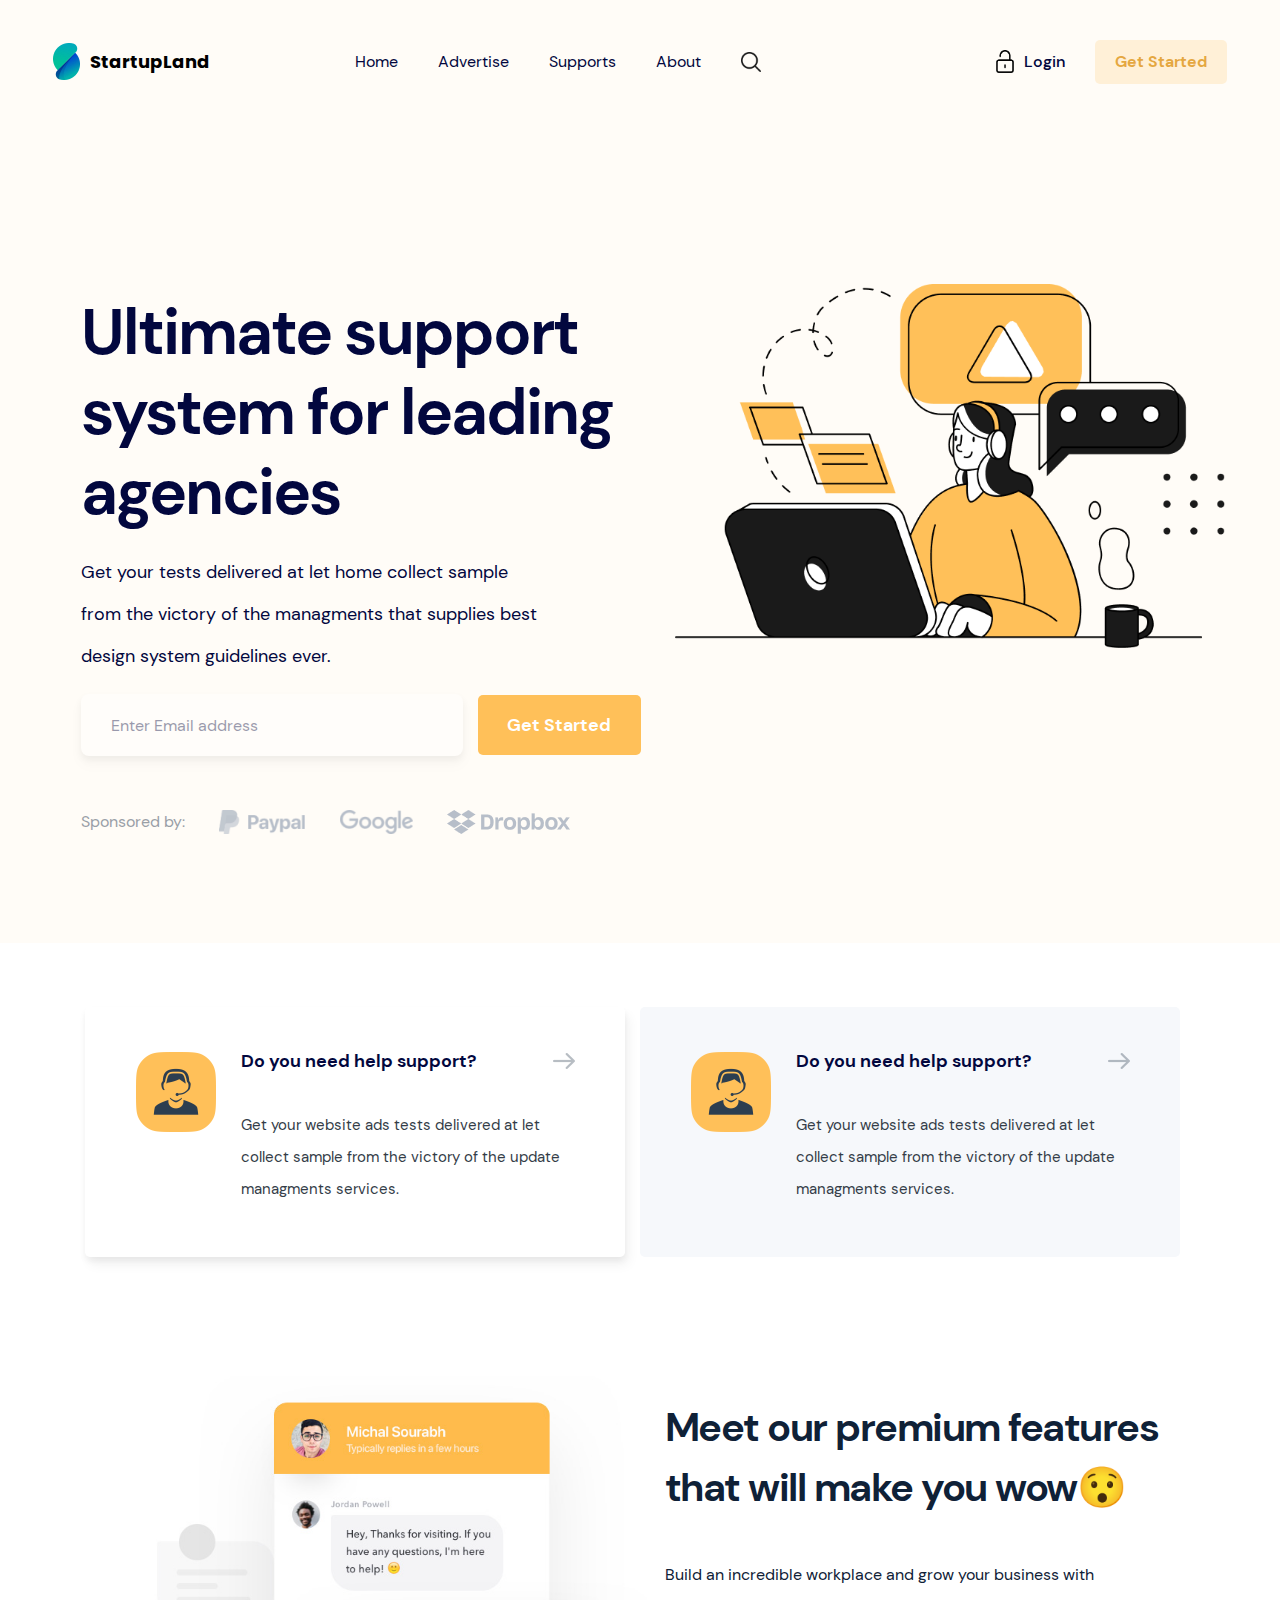
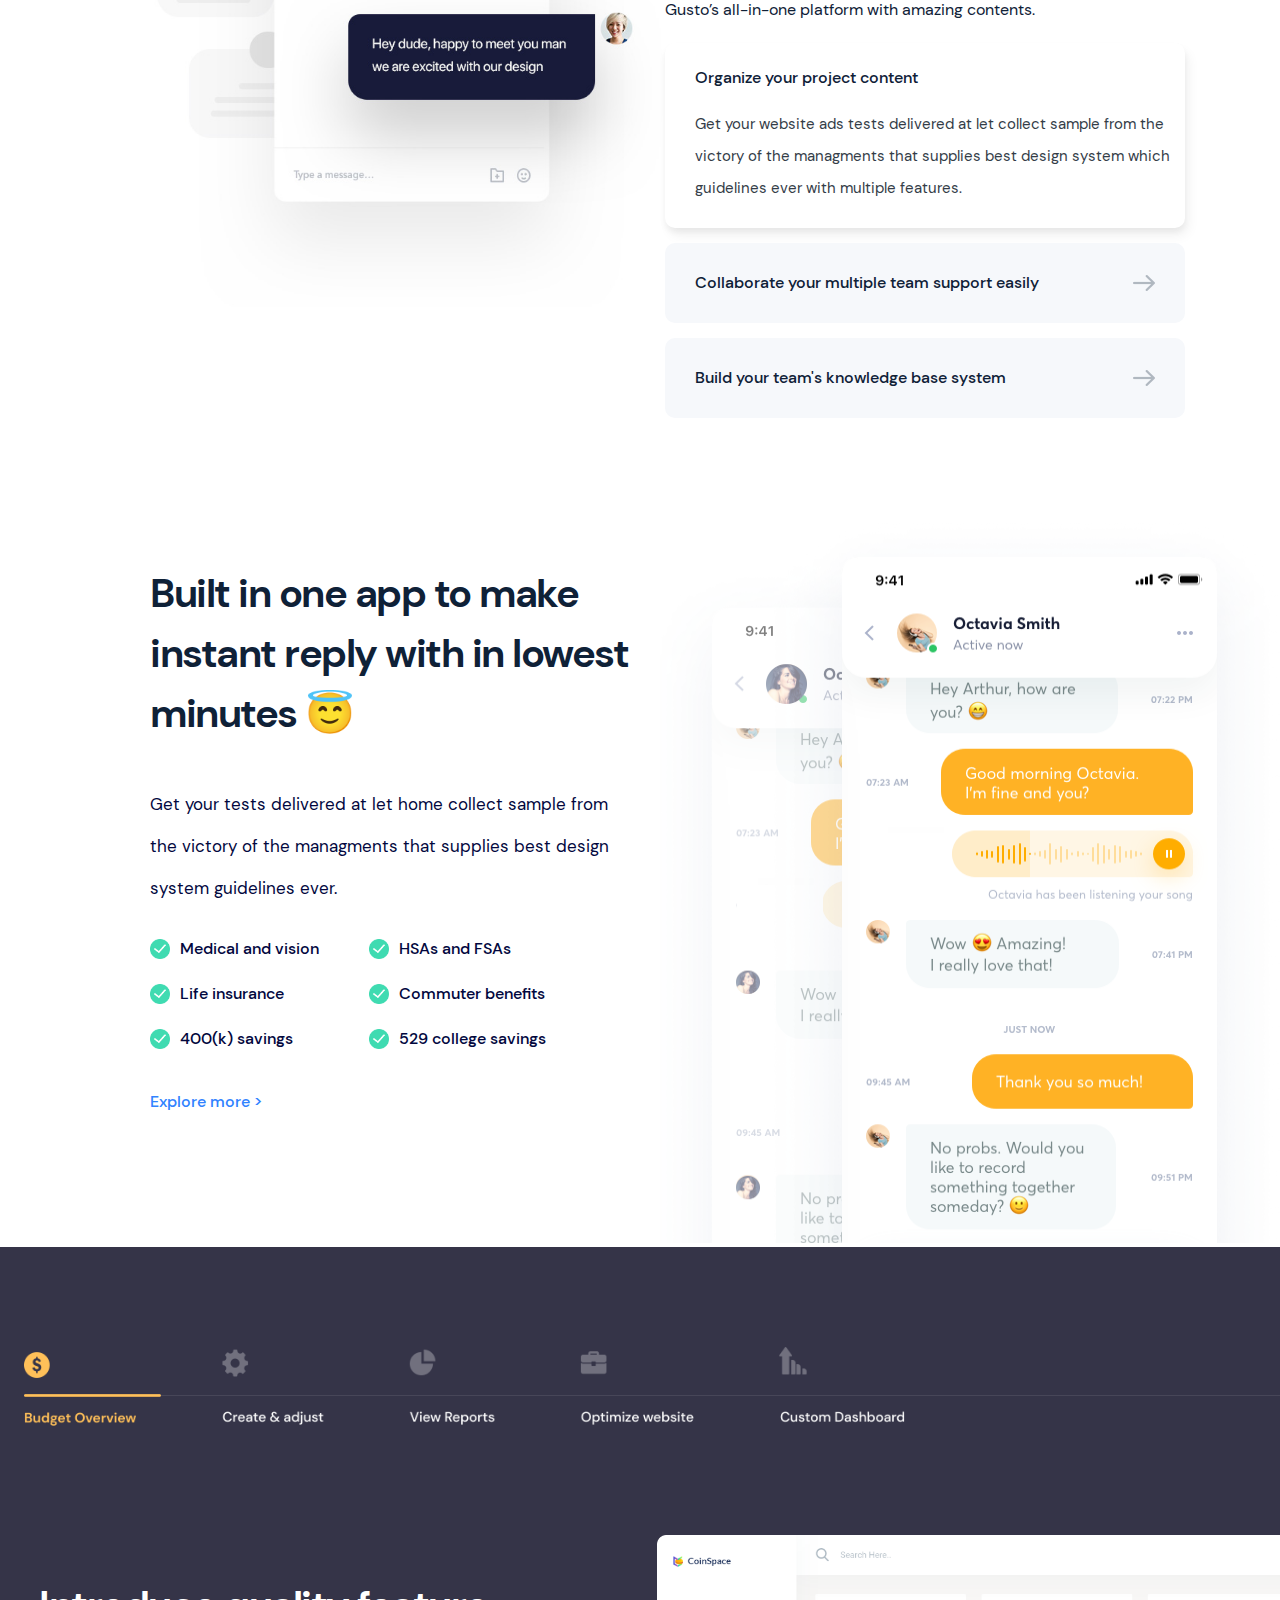
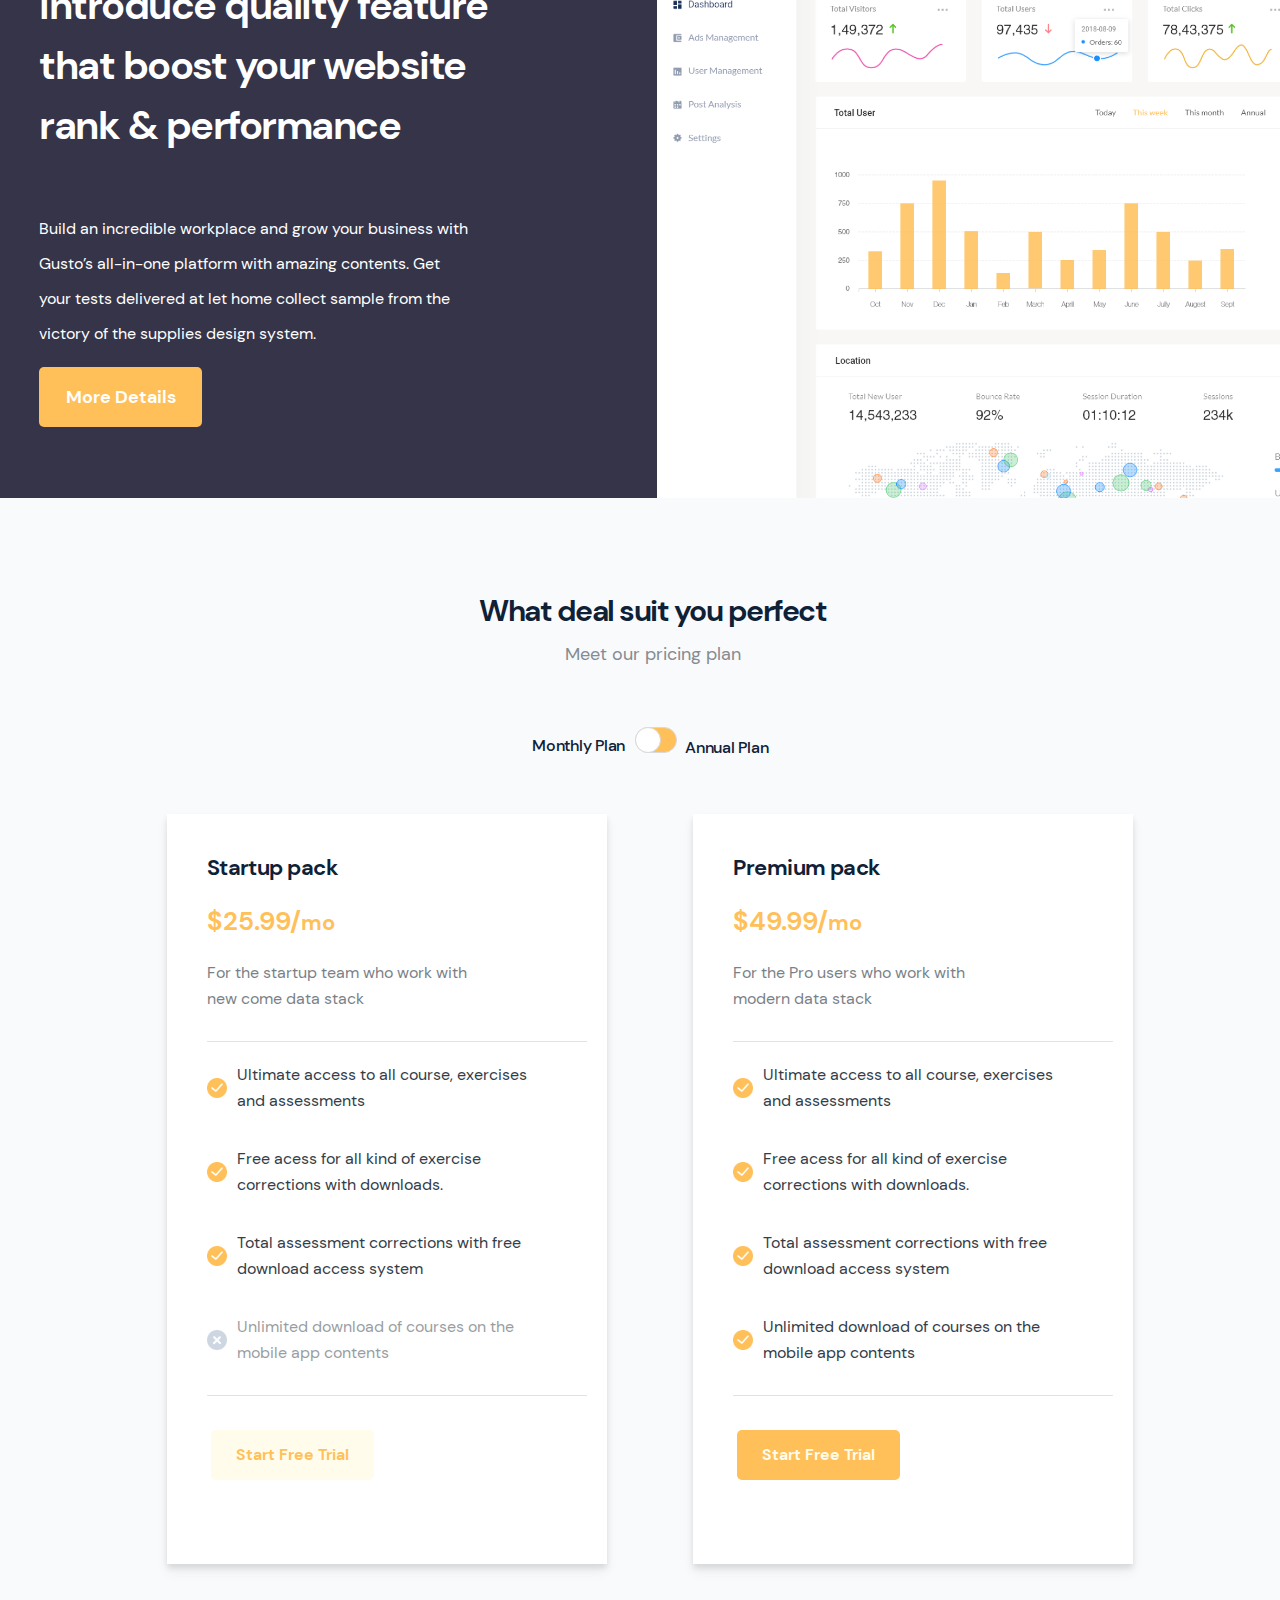
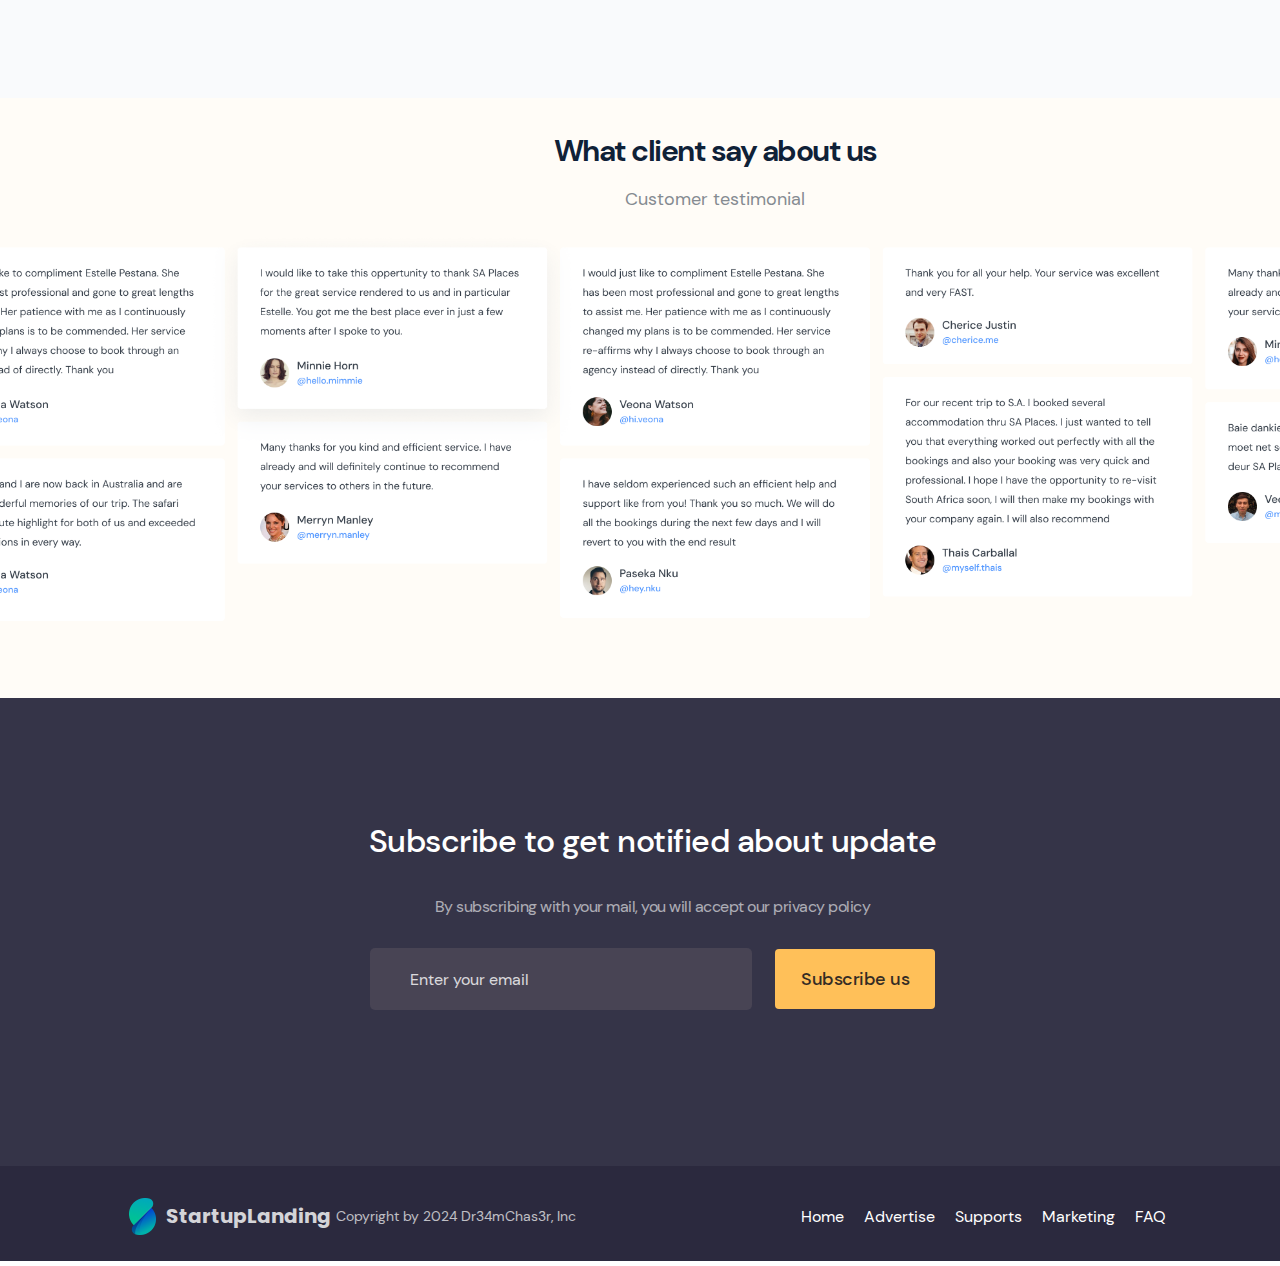
<file: 1st_semester/frontend_7-8_lab-main/index.html>
<!DOCTYPE html>
<html lang="en">
<head>
    <meta charset="UTF-8">
    <meta name="viewport" content="width=device-width, initial-scale=1.0">
    <link rel="stylesheet" href="style.css">
    <title>Document</title>
</head>
<body>
    <div class="container" id="header">
        <div class="top-menu">
            <div class="leftside-header"><div class="header-logo">
            <img src="img/logo.png">
            <p class="logo-text">StartupLand</p>
            </div>
            <div class="top-nav">
                <ul class="nav-ul">
                    <li><a href="#">Home</a>
                    </li>
                    <li><a href="#">Advertise</a>
                    </li>
                    <li><a href="#">Supports</a>
                    </li>
                    <li><a href="#">About</a>
                    </li>
                    <li>
                    <a href="#"><img src="img/search.png"></a>
                    </li>
                </ul></div></div>
            <div class="rightside-header">
                <div class="login">
                <a href="#"><img src="img/lock.png">Login</a>
            </div>
            <div class="get-started-button">
                    <a href="#">Get Started</a>
            </div></div>
            </div>
        <div class="flex-header-content">
        <div class="header-content">
            <h1>Ultimate support system for leading agencies</h1>
            <div class="header-text"><p>Get your tests delivered at let home collect sample from the victory of the managments that supplies best
                design system guidelines ever.</p></div>
               <div class="interactive-header">
                <form class="header-form">
                    <input type="email" placeholder="Enter Email address">
                </form>
                <button class="main-button"><a href="#">Get Started</a></button>
            </div>
            <div class="sponsors">
                <p>Sponsored by: </p>
                <img src="img/paypal.png">
                <img src="img/google.png">
                <img src="img/dropbox.png">
            </div>
        </div><div class="header-img"><img src="img/header_img.png"></div></div>
    </div>
    <div class="container" id="service">
        <div class="service1">
            <div  class="srvc_agent_img"><img src="img/service_agent.png"></div>
            <div>
                <div class="service-header"><h3>Do you need help support?</h3><img src="img/arrow.png"></div>
                <div class="service-text"><p>Get your website ads tests delivered at let collect sample from the victory of the update managments services.</p></div>
            </div>
        </div>
        <div class="service2">
            <div class="srvc_agent_img"><img src="img/service_agent.png"></div>
            <div>
                <div class="service-header"><h3>Do you need help support?</h3><img src="img/arrow.png"></div>
                <div class="service-text"><p>Get your website ads tests delivered at let collect sample from the victory of the update managments services.</p></div>
            </div>
        </div>
    </div>
    <div class="container" id="features">
        <div class="features-image"><img src="img/features_img.png"></div>
        <div class="features-content">
            <div class="features-header">
                <p>Meet our premium features 
            that will make you wow😯</p></div>
        <div class="features-text">
            <p>Build an incredible workplace and grow your business with Gusto’s all-in-one platform with amazing contents.</p>
        </div>
        <div class="features-container-shadowed">
            <h4>Organize your project content</h4>
            <p>Get your website ads tests delivered at let collect sample from the victory of the managments that supplies best design system which guidelines ever with multiple features.</p>
        </div>
        <div class="features-buttons">
           <div class="featuresBtn1"><div><a href="#">Collaborate your multiple team support easily </a></div><div><img src="img/arrow.png"></div></div> 
           <div class="featuresBtn1"><div><a href="#">Build your team's knowledge base system</a></div><div><img src="img/arrow.png"></div></div> 
        </div>
    </div></div>
    <div class="container" id="workHard">
        <div class="workHard-content"> 
            <div class="workHard-header">
            <p>Built in one app to make instant reply with in lowest minutes 😇</p></div>
            <div class="workHard-text"><p>Get your tests delivered at let home collect sample from the victory of the managments that supplies best design system guidelines ever.</p></div>
            <div class="workHard-benefits">
                <div class="first-column-wh">
                    <div class="benefit"><img src="img/green-check.png"><p>Medical and vision</p></div>
                    <div class="benefit"><img src="img/green-check.png"><p>Life insurance</p></div>
                    <div class="benefit"><img src="img/green-check.png"><p>400(k) savings</p></div>
                </div>
                <div class="second-column-wh">
                    <div class="benefit"><img src="img/green-check.png"><p>HSAs and FSAs</p></div>
                    <div class="benefit"><img src="img/green-check.png"><p>Commuter benefits</p></div>
                    <div class="benefit"><img src="img/green-check.png"><p>529 college savings</p></div>
                </div>
            </div>
        <a href="#">Explore more  ></a>    
        </div>
        <div class="workHard-image"><img src="img/workhard_img.png"></div>
    </div>
    <div class="container" id="slideFeatures">
        <div>
            <div class="tab-section-sf"><img src="img/tab_section.png"></div>
            <div class="slideFeatures-content">
                <div class="sf-content">
                    <div class="sf-content-header">
                    <p>Introduce quality feature 
                that boost your website
                rank & performance</p></div>
                <div class="sf-text">
                    <p>Build an incredible workplace and grow your business with Gusto’s all-in-one platform with amazing contents. Get your tests delivered at let home collect sample from the victory of the supplies design system.</p>
                </div>
                <button class="sf-button"><a href="#">More Details</a></button>
            </div>
                <div class="sf-image"><img src="img/sf_img.png">   </div>
            </div>
        </div>
    </div>
    <div class="container" id="pricingPlan">
        <div class="title-pricing">
            <h3>What deal suit you perfect</h3>
            <p>Meet our pricing plan</p>
            <div class="checkkbox">
            <div class="checkkkbox">
             <div><label>Monthly Plan</label></div>
            <div><input type='checkbox' class='ios8-switch ios8-switch-lg' id='checkbox-3'>
            <label for='checkbox-3'>Annual Plan</label>
        </div>
            <br></div></div></div>
       <div class="pricing-packs">
        <div class="startup-pack">
            <h2>Startup pack</h2>
            <p><span>$25.99/</span>mo</p>
            <div class="pack-info"><p>For the startup team who work with new come data stack</p></div>
            <img src="img/dividor.png">
            <div class="orange-benefit"><img src="img/orange-check.png"><p>Ultimate access to all course, exercises and assessments</p></div>
            <div class="orange-benefit"><img src="img/orange-check.png"><p>Free acess for all kind of exercise corrections with downloads.</p></div>
            <div class="orange-benefit"><img src="img/orange-check.png"><p>Total assessment corrections with free download access system</p></div>
            <div class="cross-benefit"><img src="img/cross.png"><p>Unlimited download of courses on the mobile app contents</p></div>
            <img src="img/dividor.png">
            <button class="button-startupPack"><a href="#">Start Free Trial</a></button>
        </div>
        <div class="premium-pack">
            <h2>Premium pack</h2>
            <p><span>$49.99/</span>mo</p>
            <div class="pack-info"><p>For the Pro users who work with modern data stack</p></div>
            <img src="img/dividor.png">
            <div class="orange-benefit"><img src="img/orange-check.png"><p>Ultimate access to all course, exercises and assessments</p></div>
            <div class="orange-benefit"><img src="img/orange-check.png"><p>Free acess for all kind of exercise corrections with downloads.</p></div>
            <div class="orange-benefit"><img src="img/orange-check.png"><p>Total assessment corrections with free download access system</p></div>
            <div class="orange-benefit"><img src="img/orange-check.png"><p>Unlimited download of courses on the mobile app contents</p></div>
            <img src="img/dividor.png">
            <button class="button-premiumPack"><a href="#">Start Free Trial</a></button>
        </div>
       </div>
    </div>
    <div class="container" id="allComments">
        <div class="title-comments"><h2>What client say about us</h2>
        <p>Customer testimonial</p></div>
        <img src="img/messages.png">
    </div>
    <div class="container" id="footer">
        <div class="footer-subscribe">
            <h2>Subscribe to get notified about update</h2>
            <div class="footer-text"><p>By subscribing with your mail, you will accept our privacy policy</p></div>
         <div class="interactive-footer">
            <form class="footer-form">
                <input type="email" placeholder="Enter your email">
            </form>
            <button class="footer-button"><a href="#">Subscribe us</a></button>
         </div>
    </div>
    <div class="footer-tab">
        <div class="leftside-footer"><div class="footer-logo">
         <img src="img/logo.png">
         <p>StartupLanding</p>
         </div>
         <div class="copyright"><p>Copyright by 2024 Dr34mChas3r, Inc</p></div></div> 
         <div class="rightside-footer">
             <a href="#">Home</a>
             <a href="#">Advertise</a>
             <a href="#">Supports</a>
             <a href="#">Marketing</a>
             <a href="#">FAQ</a>
         </div>
 </div>
    </div>
</body>
</html>
</file>
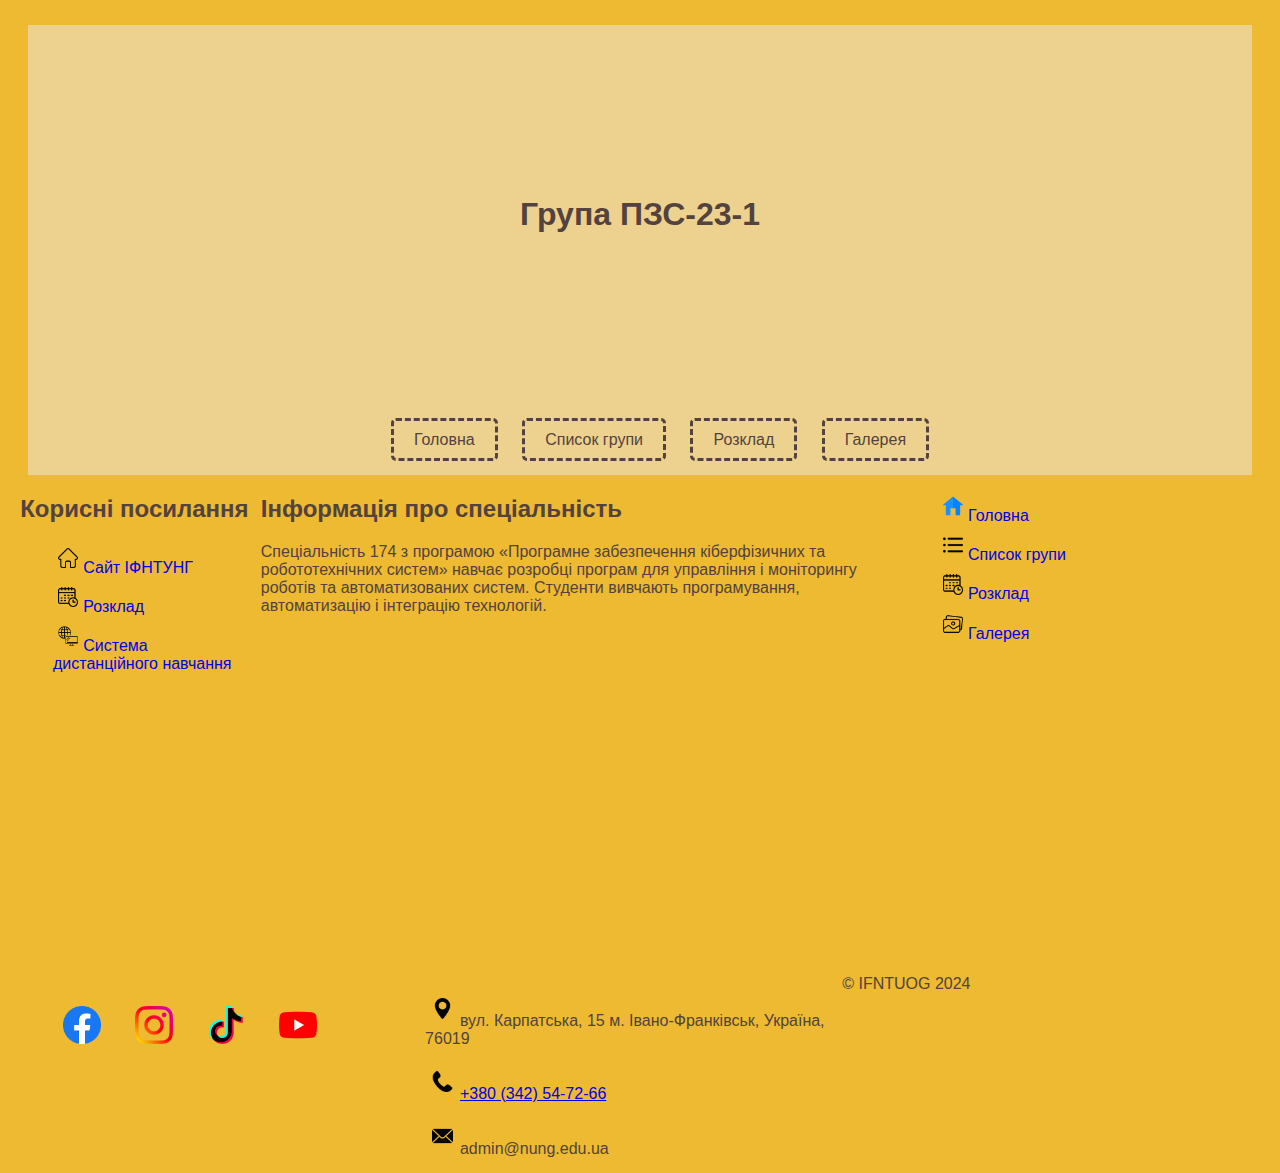
<file: 1st_semester/L3/index.html>
<!DOCTYPE html>
<html lang="en">
<head>
    <meta charset="UTF-8">
    <meta name="viewport" content="width=device-width, initial-scale=1.0">
    <link rel='stylesheet' href='style.css'/>
    <title>Головна</title>
</head>
<body>
    <header>
        <h1>Група ПЗС-23-1</h1>
    </header>
    <nav>
        <ul>
            <li><a href="index.html">Головна</a></li>
            <li><a href="list.html">Список групи</a></li>
            <li><a href="schedule.html">Розклад</a></li>
            <li><a href="gallery.html">Галерея</a></li>
        </ul>
    </nav>
    <main>
        <aside>
            <h2>Корисні посилання</h2>
            <ul>
               <li><img src="img/home.png"><a href='https://nung.edu.ua'>Сайт ІФНТУНГ</a></li>
               <li><img src="img/schedule.png"><a href='https://dekanat.nung.edu.ua'>Розклад</a></li>
                <li><img src="img/remote-control.png"><a href='https://dn.nung.edu.ua'>Система дистанційного навчання</a></li>
            </ul>
        </aside>
        <article>
            <h2>Інформація про спеціальність</h2>
            <p>Спеціальність 174 з програмою «Програмне забезпечення кіберфізичних та робототехнічних систем» навчає розробці програм для управління і моніторингу роботів та автоматизованих систем. Студенти вивчають програмування, автоматизацію і інтеграцію технологій.
            </p>
        </article>
        <aside>
            <ul>
                <li><img src="img/main.png"><a href="index.html">Головна</a></li>
                <li><img src="img/list.png"><a href="list.html">Список групи</a></li>
                <li><img src="img/schedule.png"><a href="schedule.html">Розклад</a></li>
                <li><img src="img/gallery.png"><a href="gallery.html">Галерея</a></li>
            </ul>
        </aside>
    </main>
    <footer>
        <div class="social-info">
            <ul>
                <li><a class="social-link" href="https://www.facebook.com/IFNTUOG/?locale=uk_UA"><img src="img/facebook.png"/></a></li>
                <li><a class="social-link" href="https://www.instagram.com/ifntuog/"><img src="img/instagram.png"/></a></li>
                <li><a class="social-link" href="https://www.tiktok.com/@ifntuog"><img src="img/tik-tok.png"/></a></li>
                <li><a class="social-link" href="https://www.youtube.com/channel/UCYdrqFzK6wiczy4APixYy3A"><img src="img/youtube.png"/></a></li>
            </ul>
        </div>
        <div class="contact-info">
            <p><img src="img/geo.png">вул. Карпатська, 15 м. Івано-Франківськ, Україна, 76019</p>
            <p><img src="img/phone.png"><a href="tel:+380 (342) 54-72-66">+380 (342) 54-72-66</a></p>
            <p><img src="img/mail.png"><a href="mailto:admin@nung.edu.ua"></a>admin@nung.edu.ua</p>
        </div>
        <div>
            © IFNTUOG 2024
        </div>
            
    </div>
    </footer>
</body>
</html>
</file>
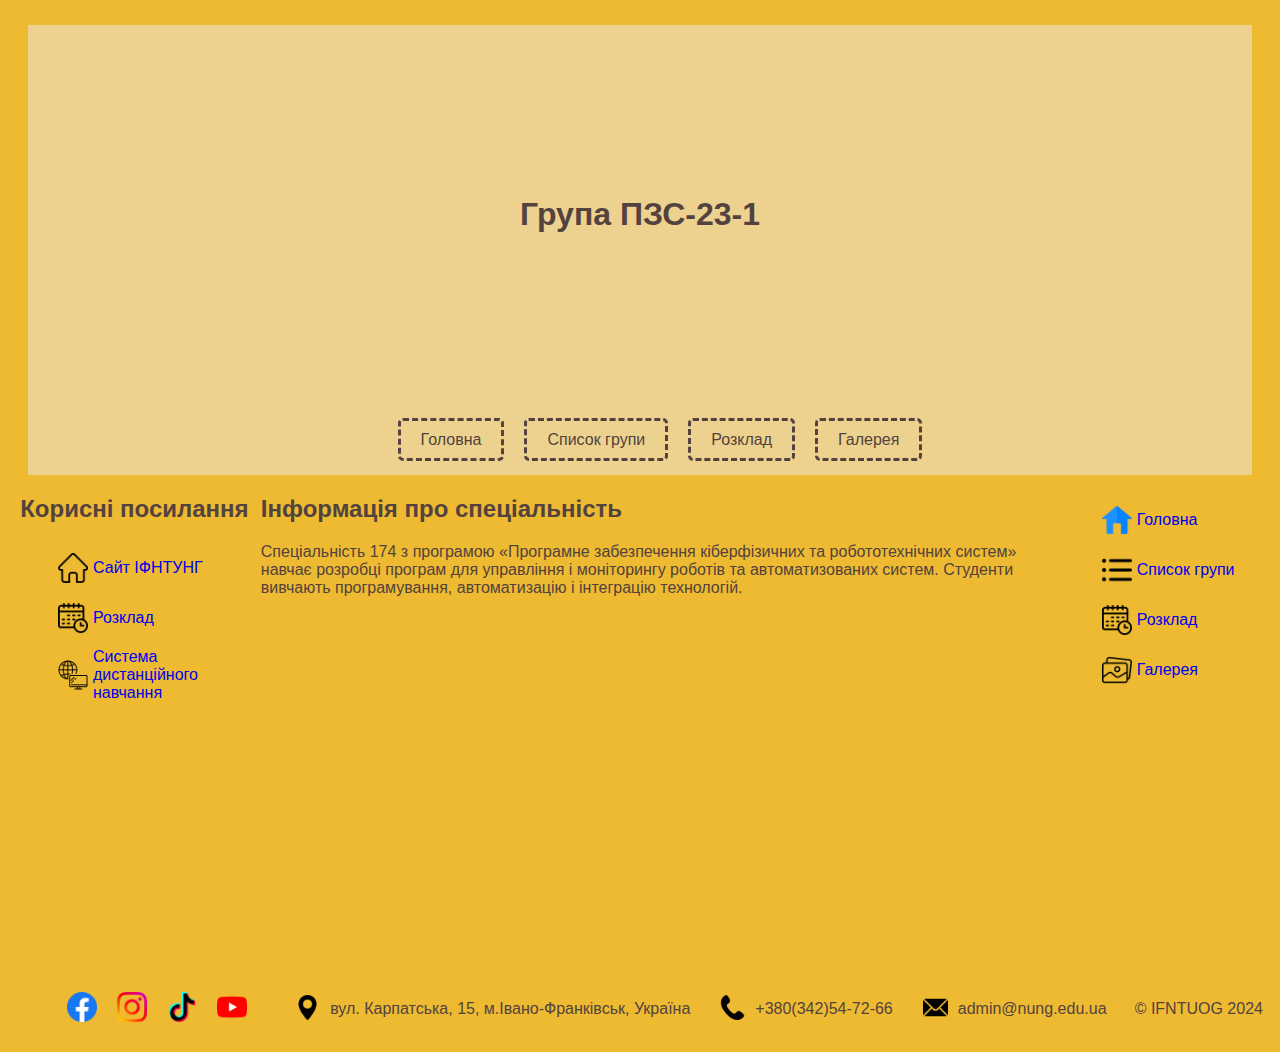
<file: 1st_semester/L4/index.html>
<!DOCTYPE html>
<html lang="en">
<head>
    <meta charset="UTF-8">
    <meta name="viewport" content="width=device-width, initial-scale=1.0">
    <link rel='stylesheet' href='style.css'/>
    <title>Головна</title>
</head>
<body>
    <header>
        <h1>Група ПЗС-23-1</h1>
    </header>
    <nav>
        <ul>
            <li><a href="index.html">Головна</a></li>
            <li><a href="list.html">Список групи</a></li>
            <li><a href="schedule.html">Розклад</a></li>
            <li><a href="gallery.html">Галерея</a></li>
        </ul>
    </nav>
    <main>
        <aside>
            <h2>Корисні посилання</h2>
            <ul>
               <div class ="links-align"><li><a href='https://nung.edu.ua'><div class ="text-align"><img src="img/icons/home.png">Сайт ІФНТУНГ</div></a></li></div>
               <div class ="links-align"><li><a href='https://dekanat.nung.edu.ua'><div class ="text-align"><img src="img/icons/schedule.png">Розклад</div></a></li></div>
               <div class ="links-align"><li><a href='https://dn.nung.edu.ua'><div class ="text-align"><img src="img/icons/remote-control.png">Система дистанційного навчання</div></a></li></div> 
            </ul>
        </aside>
        <article>
            <h2>Інформація про спеціальність</h2>
            <p>Спеціальність 174 з програмою «Програмне забезпечення кіберфізичних та робототехнічних систем» навчає розробці програм для управління і моніторингу роботів та автоматизованих систем. Студенти вивчають програмування, автоматизацію і інтеграцію технологій.
            </p>
        </article>
        <aside>
            <div class="rightsidebar" ><ul>
                <div class ="links-align"><li><a href="index.html"><div class ="text-align" ><img src="img/icons/main.png">Головна</div></a></li></div>
                <div class ="links-align"><li><a href="list.html"><div class ="text-align"><img src="img/icons/list.png">Список групи</div></a></li></div>
                <div class ="links-align"><li><a href="schedule.html"><div class ="text-align"><img src="img/icons/schedule.png">Розклад</div></a></li></div>
                <div class ="links-align"><li><a href="gallery.html"><div class ="text-align"><img src="img/icons/gallery.png">Галерея</div></a></li></div>
            </ul></div>
        </aside>
    </main>
    <footer><div class="down-footer">
        <div class="social-info">
            <ul>
                <li><a class="social-link" href="https://www.facebook.com/IFNTUOG/?locale=uk_UA"><div><img src="img/icons/facebook.png"/></div></a></li>
                <li><a class="social-link" href="https://www.instagram.com/ifntuog/"><div><img src="img/icons/instagram.png"/></div></a></li>
                <li><a class="social-link" href="https://www.tiktok.com/@ifntuog"><div><img src="img/icons/tik-tok.png"/></div></a></li>
                <li><a class="social-link" href="https://www.youtube.com/channel/UCYdrqFzK6wiczy4APixYy3A"><div><img src="img/icons/youtube.png"/></div></a></li>
            </ul>
        </div>
        <div class="contact-info">
            <div ><p><a href="https://maps.app.goo.gl/bz1Skc3ejgHRUACm7"><div><img src="img/icons/geo.png"></div>вул. Карпатська, 15, м.Івано-Франківськ, Україна</a></p></div>
            <div ><p><a href="tel:+380342547266"><div><img src="img/icons/phone.png"></div>+380(342)54-72-66</a></p></div>
            <div ><p><a href="mailto:admin@nung.edu.ua"><div><img src="img/icons/mail.png"></div>admin@nung.edu.ua</a></p></div>
        </div>
        <div class="copyright-mark">© IFNTUOG 2024</div></div></div>
    </footer>
    
</body>
</html>
</file>
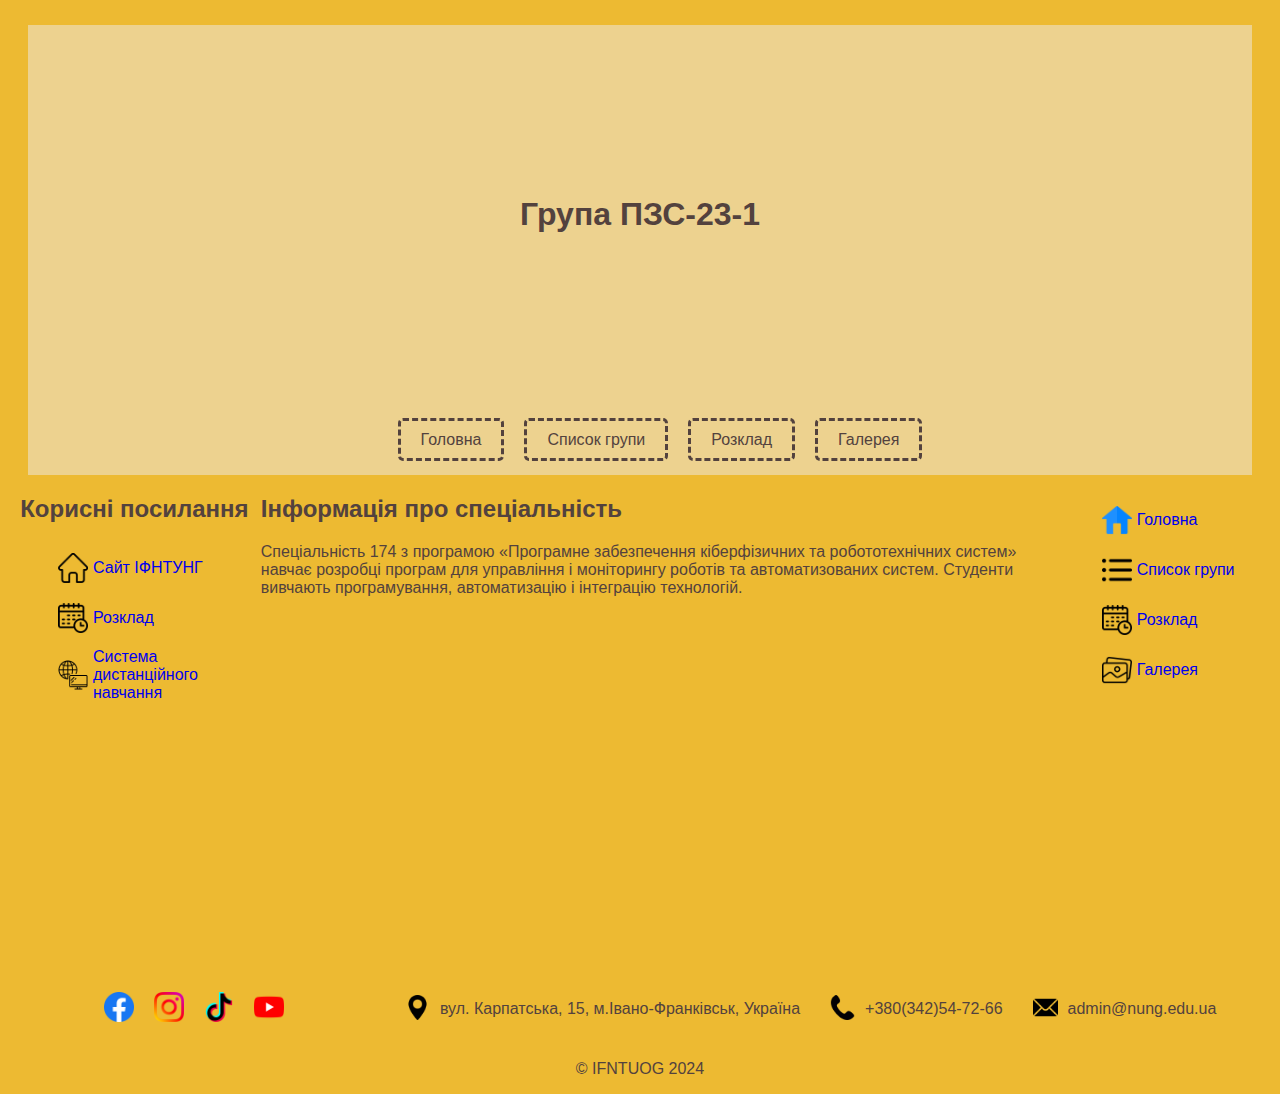
<file: 1st_semester/L5/index.html>
<!DOCTYPE html>
<html lang="en">
<head>
    <meta charset="UTF-8">
    <meta name="viewport" content="width=device-width, initial-scale=1.0">
    <link rel='stylesheet' href='style.css'/>
    <title>Головна</title>
</head>
<body>
    <header>
        <h1>Група ПЗС-23-1</h1>
    </header>
    <nav>
        <ul>
            <li><a href="index.html">Головна</a></li>
            <li><a href="list.html">Список групи</a></li>
            <li><a href="schedule.html">Розклад</a></li>
            <li><a href="gallery.html">Галерея</a></li>
        </ul>
    </nav>
    <main>
        <aside id="usefulLinks">
            <h2>Корисні посилання</h2>
            <ul>
               <div class ="links-align"><li><a href='https://nung.edu.ua'><div class ="text-align"><img src="img/icons/home.png">Сайт ІФНТУНГ</div></a></li></div>
               <div class ="links-align"><li><a href='https://dekanat.nung.edu.ua'><div class ="text-align"><img src="img/icons/schedule.png">Розклад</div></a></li></div>
               <div class ="links-align"><li><a href='https://dn.nung.edu.ua'><div class ="text-align"><img src="img/icons/remote-control.png">Система дистанційного навчання</div></a></li></div> 
            </ul>
        </aside>
        <article>
            <h2>Інформація про спеціальність</h2>
            <p>Спеціальність 174 з програмою «Програмне забезпечення кіберфізичних та робототехнічних систем» навчає розробці програм для управління і моніторингу роботів та автоматизованих систем. Студенти вивчають програмування, автоматизацію і інтеграцію технологій.
            </p>
        </article>
        <aside>
            <div class="rightsidebar" ><ul>
                <div class ="links-align"><li><a href="index.html"><div class ="text-align" ><img src="img/icons/main.png">Головна</div></a></li></div>
                <div class ="links-align"><li><a href="list.html"><div class ="text-align"><img src="img/icons/list.png">Список групи</div></a></li></div>
                <div class ="links-align"><li><a href="schedule.html"><div class ="text-align"><img src="img/icons/schedule.png">Розклад</div></a></li></div>
                <div class ="links-align"><li><a href="gallery.html"><div class ="text-align"><img src="img/icons/gallery.png">Галерея</div></a></li></div>
            </ul></div>
        </aside>
    </main>
    <footer><div class="down-footer">
        <div class="social-info">
            <ul>
                <li><a class="social-link" href="https://www.facebook.com/IFNTUOG/?locale=uk_UA"><div><img src="img/icons/facebook.png"/></div></a></li>
                <li><a class="social-link" href="https://www.instagram.com/ifntuog/"><div><img src="img/icons/instagram.png"/></div></a></li>
                <li><a class="social-link" href="https://www.tiktok.com/@ifntuog"><div><img src="img/icons/tik-tok.png"/></div></a></li>
                <li><a class="social-link" href="https://www.youtube.com/channel/UCYdrqFzK6wiczy4APixYy3A"><div><img src="img/icons/youtube.png"/></div></a></li>
            </ul>
        </div>
        <div class="contact-info">
            <div ><p><a href="https://maps.app.goo.gl/bz1Skc3ejgHRUACm7"><div><img src="img/icons/geo.png"></div>вул. Карпатська, 15, м.Івано-Франківськ, Україна</a></p></div>
            <div ><p><a href="tel:+380342547266"><div><img src="img/icons/phone.png"></div>+380(342)54-72-66</a></p></div>
            <div ><p><a href="mailto:admin@nung.edu.ua"><div><img src="img/icons/mail.png"></div>admin@nung.edu.ua</a></p></div>
        </div>
       </div></div>
    </footer>
    <div class="copyright-mark"><p>© IFNTUOG 2024</p></div>
</body>
</html>
</file>
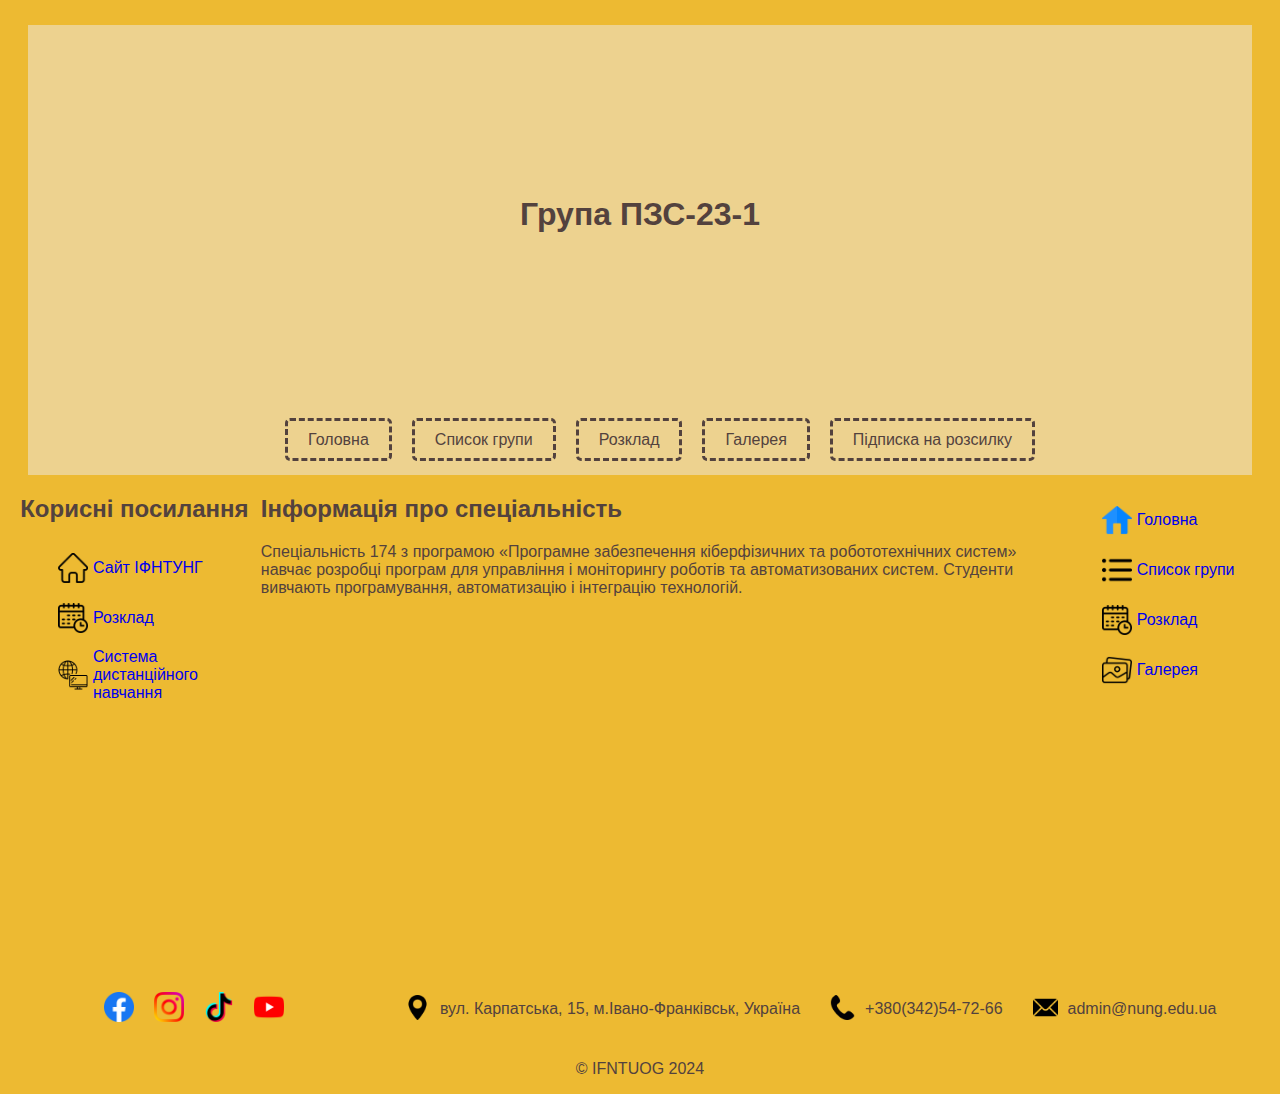
<file: 1st_semester/L6/index.html>
<!DOCTYPE html>
<html lang="en">
<head>
    <meta charset="UTF-8">
    <meta name="viewport" content="width=device-width, initial-scale=1.0">
    <link rel='stylesheet' href='style.css'/>
    <title>Головна</title>
</head>
<body>
    <header>
        <h1>Група ПЗС-23-1</h1>
    </header>
    <nav>
        <ul>
            <li><a href="index.html">Головна</a></li>
            <li><a href="list.html">Список групи</a></li>
            <li><a href="schedule.html">Розклад</a></li>
            <li><a href="gallery.html">Галерея</a></li>
            <li><a href="emailsubscribe.html">Підписка на розсилку</a></li>
        </ul>
    </nav>
    <main>
        <aside id="usefulLinks">
            <h2>Корисні посилання</h2>
            <ul>
               <div class ="links-align"><li><a href='https://nung.edu.ua'><div class ="text-align"><img src="img/icons/home.png">Сайт ІФНТУНГ</div></a></li></div>
               <div class ="links-align"><li><a href='https://dekanat.nung.edu.ua'><div class ="text-align"><img src="img/icons/schedule.png">Розклад</div></a></li></div>
               <div class ="links-align"><li><a href='https://dn.nung.edu.ua'><div class ="text-align"><img src="img/icons/remote-control.png">Система дистанційного навчання</div></a></li></div> 
            </ul>
        </aside>
        <article>
            <h2>Інформація про спеціальність</h2>
            <p>Спеціальність 174 з програмою «Програмне забезпечення кіберфізичних та робототехнічних систем» навчає розробці програм для управління і моніторингу роботів та автоматизованих систем. Студенти вивчають програмування, автоматизацію і інтеграцію технологій.
            </p>
        </article>
        <aside>
            <div class="rightsidebar" ><ul>
                <div class ="links-align"><li><a href="index.html"><div class ="text-align" ><img src="img/icons/main.png">Головна</div></a></li></div>
                <div class ="links-align"><li><a href="list.html"><div class ="text-align"><img src="img/icons/list.png">Список групи</div></a></li></div>
                <div class ="links-align"><li><a href="schedule.html"><div class ="text-align"><img src="img/icons/schedule.png">Розклад</div></a></li></div>
                <div class ="links-align"><li><a href="gallery.html"><div class ="text-align"><img src="img/icons/gallery.png">Галерея</div></a></li></div>
            </ul></div>
        </aside>
    </main>
    <footer><div class="down-footer">
        <div class="social-info">
            <ul>
                <li><a class="social-link" href="https://www.facebook.com/IFNTUOG/?locale=uk_UA"><div><img src="img/icons/facebook.png"/></div></a></li>
                <li><a class="social-link" href="https://www.instagram.com/ifntuog/"><div><img src="img/icons/instagram.png"/></div></a></li>
                <li><a class="social-link" href="https://www.tiktok.com/@ifntuog"><div><img src="img/icons/tik-tok.png"/></div></a></li>
                <li><a class="social-link" href="https://www.youtube.com/channel/UCYdrqFzK6wiczy4APixYy3A"><div><img src="img/icons/youtube.png"/></div></a></li>
            </ul>
        </div>
        <div class="contact-info">
            <div ><p><a href="https://maps.app.goo.gl/bz1Skc3ejgHRUACm7"><div><img src="img/icons/geo.png"></div>вул. Карпатська, 15, м.Івано-Франківськ, Україна</a></p></div>
            <div ><p><a href="tel:+380342547266"><div><img src="img/icons/phone.png"></div>+380(342)54-72-66</a></p></div>
            <div ><p><a href="mailto:admin@nung.edu.ua"><div><img src="img/icons/mail.png"></div>admin@nung.edu.ua</a></p></div>
        </div>
       </div></div>
    </footer>
    <div class="copyright-mark"><p>© IFNTUOG 2024</p></div>
</body>
</html>
</file>
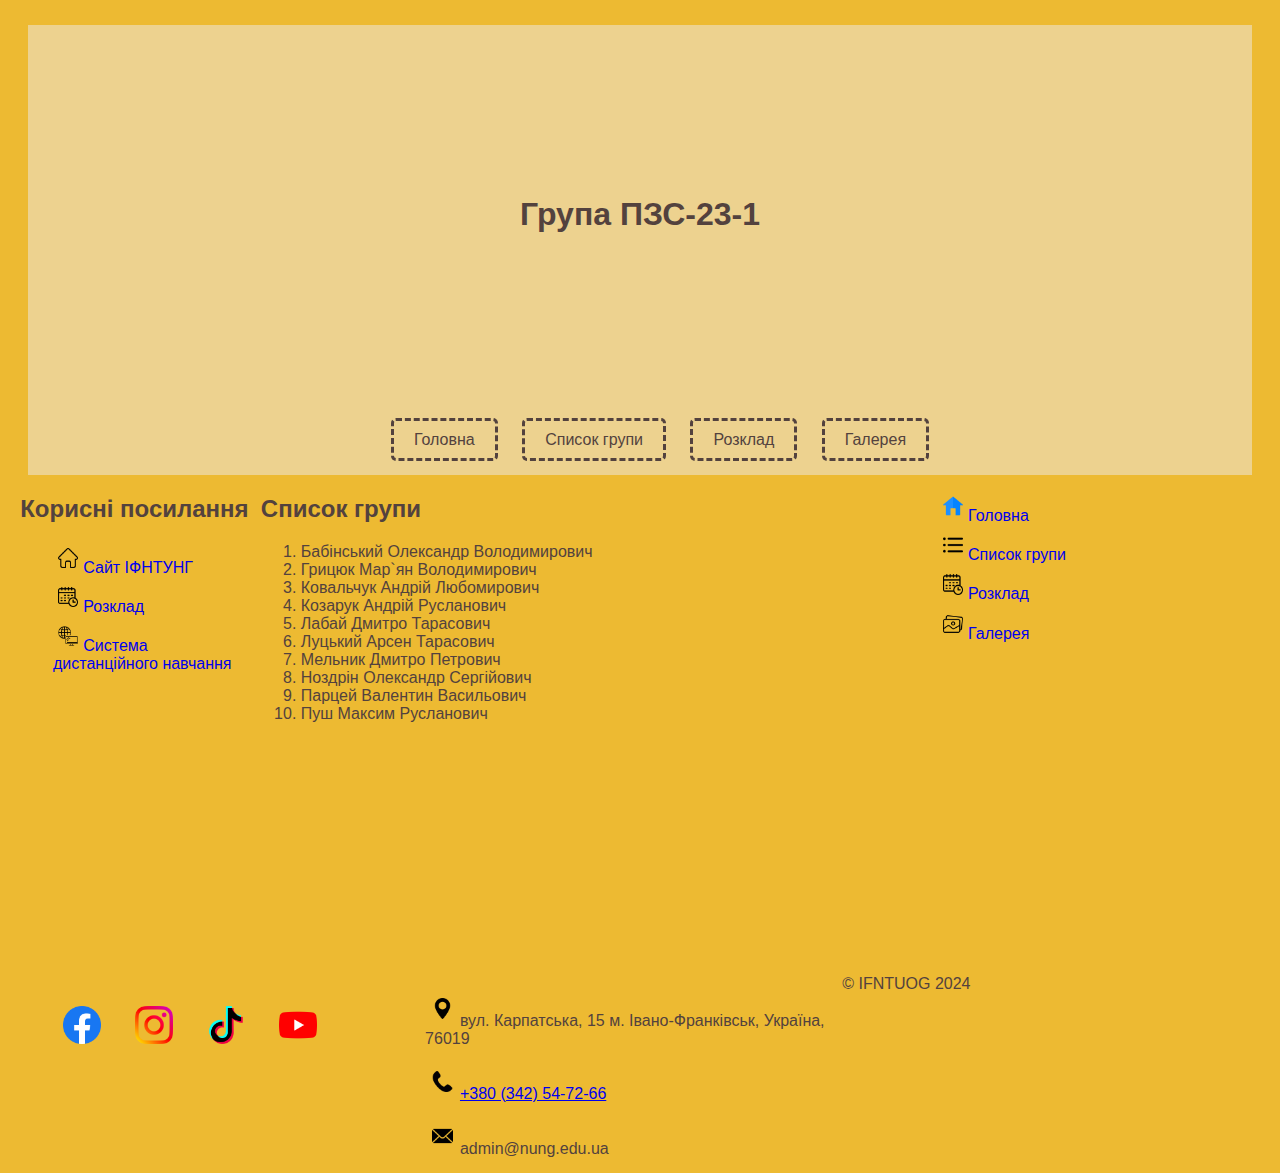
<file: 1st_semester/L3/list.html>
<!DOCTYPE html>
<html lang="en">
<head>
    <meta charset="UTF-8">
    <meta name="viewport" content="width=device-width, initial-scale=1.0">
    <link rel='stylesheet' href='style.css'/>
    <title>Список групи</title>
</head>
<body>
    <header>
        <h1>Група ПЗС-23-1</h1>
    </header>
    <nav>
        <ul>
            <li><a href="index.html">Головна</a></li>
            <li><a href="list.html">Список групи</a></li>
            <li><a href="schedule.html">Розклад</a></li>
            <li><a href="gallery.html">Галерея</a></li>
        </ul>
    </nav>
    <main>
        <aside>
            <h2>Корисні посилання</h2>
            <ul>
                <li><img src="img/home.png"><a href='https://nung.edu.ua'>Сайт ІФНТУНГ</a></li>
                <li><img src="img/schedule.png"><a href='https://dekanat.nung.edu.ua'>Розклад</a></li>
                 <li><img src="img/remote-control.png"><a href='https://dn.nung.edu.ua'>Система дистанційного навчання</a></li>
             </ul>
        </aside>
        <article>
            <h2>Список групи</h2>
            <ol>
                <li>Бабінський Олександр Володимирович</li>
                <li id="secondLI" >Грицюк Мар`ян Володимирович</li>
                <li>Ковальчук Андрій Любомирович</li>
                <li>Козарук Андрій Русланович</li>
                <li>Лабай Дмитро Тарасович</li>
                <li>Луцький Арсен Тарасович</li>
                <li>Мельник Дмитро Петрович</li>
                <li>Ноздрін Олександр Сергійович</li>
                <li>Парцей Валентин Васильович</li>
                <li>Пуш Максим Русланович</li>
                </ol>
        </article>
        <aside>
            <ul>
                <li><img src="img/main.png"><a href="index.html">Головна</a></li>
                <li><img src="img/list.png"><a href="list.html">Список групи</a></li>
                <li><img src="img/schedule.png"><a href="schedule.html">Розклад</a></li>
                <li><img src="img/gallery.png"><a href="gallery.html">Галерея</a></li>
            </ul>
        </aside>
    </main>
    <footer>
        <div class="social-info">
            <ul>
                <li><a class="social-link" href="https://www.facebook.com/IFNTUOG/?locale=uk_UA"><img src="img/facebook.png"/></a></li>
                <li><a class="social-link" href="https://www.instagram.com/ifntuog/"><img src="img/instagram.png"/></a></li>
                <li><a class="social-link" href="https://www.tiktok.com/@ifntuog"><img src="img/tik-tok.png"/></a></li>
                <li><a class="social-link" href="https://www.youtube.com/channel/UCYdrqFzK6wiczy4APixYy3A"><img src="img/youtube.png"/></a></li>
            </ul>
        </div>
        <div class="contact-info">
            <p><img src="img/geo.png">вул. Карпатська, 15 м. Івано-Франківськ, Україна, 76019</p>
            <p><img src="img/phone.png"><a href="tel:+380 (342) 54-72-66">+380 (342) 54-72-66</a></p>
            <p><img src="img/mail.png"><a href="mailto:admin@nung.edu.ua"></a>admin@nung.edu.ua</p>
        </div>
        <div>
            © IFNTUOG 2024
        </div>
            
    </div>
    </footer>
</body>
</html>
</file>
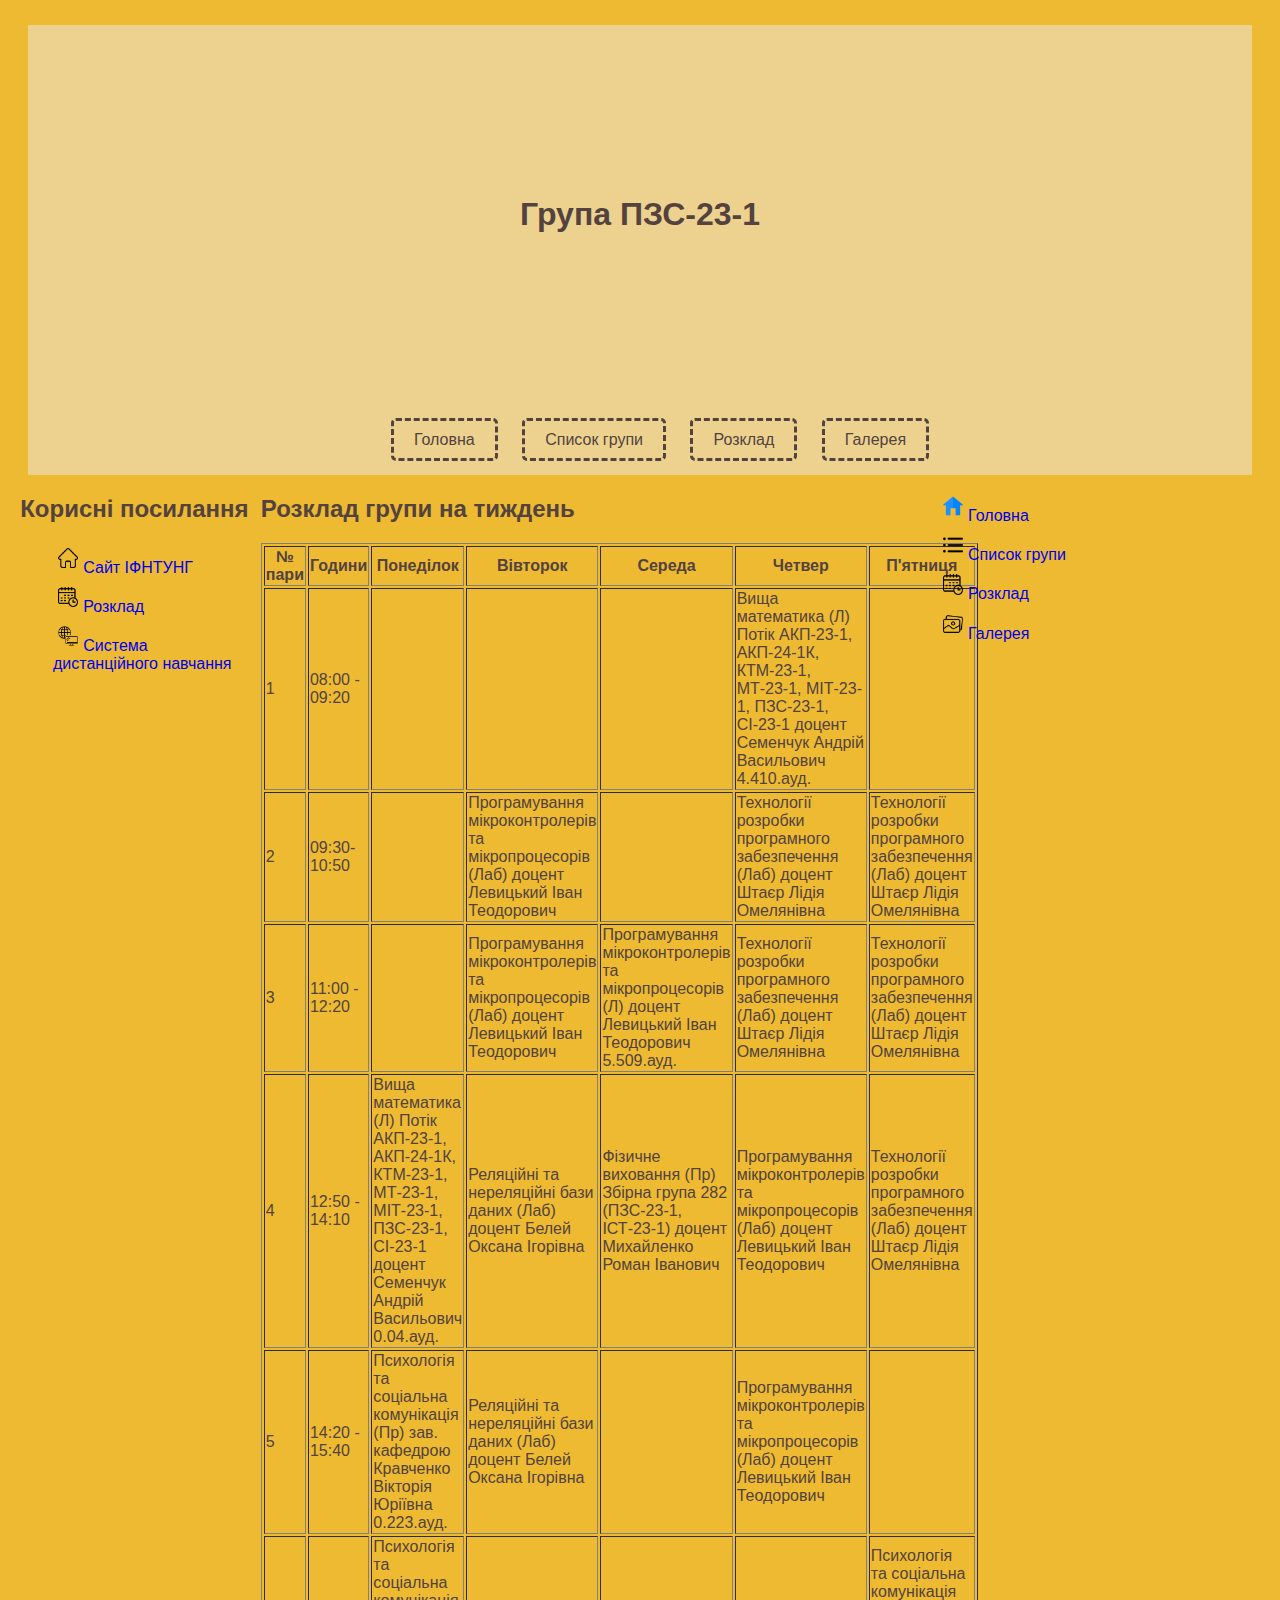
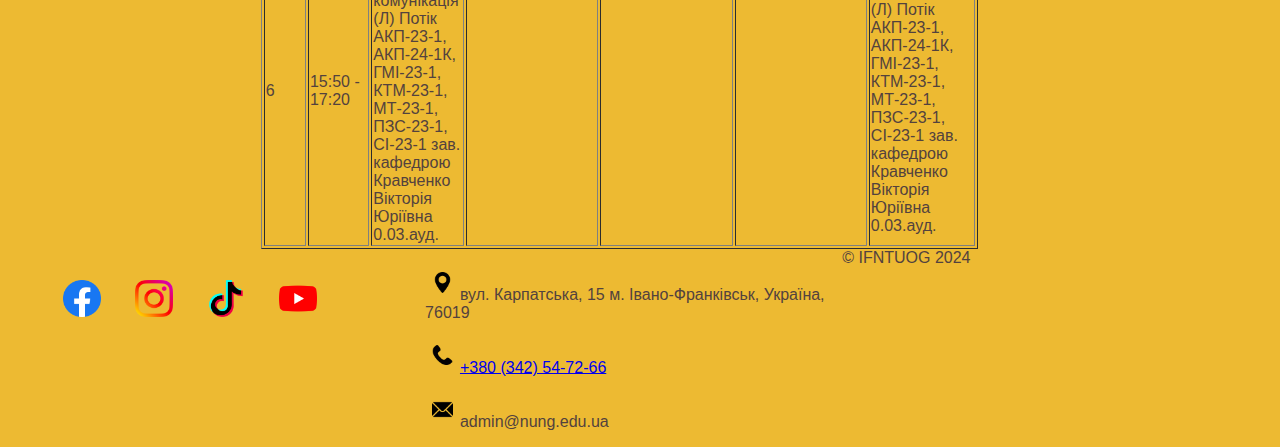
<file: 1st_semester/L3/schedule.html>
<!DOCTYPE html>
<html lang="en">
<head>
    <meta charset="UTF-8">
    <meta name="viewport" content="width=device-width, initial-scale=1.0">
    <link rel='stylesheet' href='style.css'/>
    <title>Розклад групи</title>
</head>
<body>
    <header>
        <h1>Група ПЗС-23-1</h1>
    </header>
    <nav>
        <ul>
            <li><a href="index.html">Головна</a></li>
            <li><a href="list.html">Список групи</a></li>
            <li><a href="schedule.html">Розклад</a></li>
            <li><a href="gallery.html">Галерея</a></li>
        </ul>
    </nav>
    <main>
        <aside>
            <h2>Корисні посилання</h2>
            <ul>
                <li><img src="img/home.png"><a href='https://nung.edu.ua'>Сайт ІФНТУНГ</a></li>
                <li><img src="img/schedule.png"><a href='https://dekanat.nung.edu.ua'>Розклад</a></li>
                 <li><img src="img/remote-control.png"><a href='https://dn.nung.edu.ua'>Система дистанційного навчання</a></li>
             </ul>
        </aside>
        <article>
            <h2>Розклад групи на тиждень</h2>
    <table border="1">
        <tr>
        <th>№ пари</th>
        <th>Години</th>
        <th>Понеділок</th>
        <th>Вівторок</th>
        <th>Середа</th>
        <th>Четвер</th>
        <th>П'ятниця</th>
        </tr>
        <tr>
            <td>1</td>
            <td>08:00 - 09:20</td>
            <td></td>
            <td></td>
            <td></td>
            <td>Вища математика (Л)
                Потік АКП-23-1, АКП-24-1К, КТМ-23-1, МТ-23-1, МІТ-23-1, ПЗС-23-1, СІ-23-1
                доцент Семенчук Андрій Васильович 4.410.ауд.</td>
            <td></td>
        </tr>
        <tr>
            <td>2</td>
            <td>09:30- 10:50</td>
            <td></td>
            <td>
                Програмування мікроконтролерів та мікропроцесорів (Лаб)
                доцент Левицький Іван Теодорович
                </td>
            <td></td>
            <td>
                Технології розробки програмного забезпечення (Лаб)
                доцент Штаєр Лідія Омелянівна 
                </td>
            <td>
                Технології розробки програмного забезпечення (Лаб)
                доцент Штаєр Лідія Омелянівна</td>
        </tr>
        <tr>
            <td>3</td>
            <td>11:00 - 12:20</td>
            <td></td>
            <td>
                Програмування мікроконтролерів та мікропроцесорів (Лаб)
                доцент Левицький Іван Теодорович
                </td>
            <td>Програмування мікроконтролерів та мікропроцесорів (Л)
                доцент Левицький Іван Теодорович 5.509.ауд.</td>
            <td>
                Технології розробки програмного забезпечення (Лаб)
                доцент Штаєр Лідія Омелянівна 
    
                </td>
            <td>
                Технології розробки програмного забезпечення (Лаб)
                доцент Штаєр Лідія Омелянівна</td>
        </tr>
        <tr>
            <td>4</td>
            <td>12:50 - 14:10</td>
            <td>Вища математика (Л)
                Потік АКП-23-1, АКП-24-1К, КТМ-23-1, МТ-23-1, МІТ-23-1, ПЗС-23-1, СІ-23-1
                доцент Семенчук Андрій Васильович 0.04.ауд.</td>
            <td>
                Реляційні та нереляційні бази даних (Лаб)
                доцент Белей Оксана Ігорівна 
           
                </td>
            <td>Фізичне виховання (Пр)
                Збірна група 282 (ПЗС-23-1, ІСТ-23-1)
                доцент Михайленко Роман Іванович</td>
            <td>
                Програмування мікроконтролерів та мікропроцесорів (Лаб)
                доцент Левицький Іван Теодорович</td>
            <td>
                Технології розробки програмного забезпечення (Лаб)
                доцент Штаєр Лідія Омелянівна
               </td>
        </tr>
        <tr>
            <td>5</td>
            <td>14:20 - 15:40</td>
            <td>Психологія та соціальна комунікація (Пр)
                зав. кафедрою Кравченко Вікторія Юріївна 0.223.ауд.</td>
            <td>
                Реляційні та нереляційні бази даних (Лаб)
                доцент Белей Оксана Ігорівна
                </td>
            <td></td>
            <td>
                Програмування мікроконтролерів та мікропроцесорів (Лаб)
                доцент Левицький Іван Теодорович</td>
            <td></td>
        </tr>
        <tr>
            <td>6</td>
            <td>15:50 - 17:20</td>
            <td>Психологія та соціальна комунікація (Л)
                Потік АКП-23-1, АКП-24-1К, ГМІ-23-1, КТМ-23-1, МТ-23-1, ПЗС-23-1, СІ-23-1
                зав. кафедрою Кравченко Вікторія Юріївна 0.03.ауд.</td>
            <td></td>
            <td></td>
            <td></td>
            <td>Психологія та соціальна комунікація (Л)
                Потік АКП-23-1, АКП-24-1К, ГМІ-23-1, КТМ-23-1, МТ-23-1, ПЗС-23-1, СІ-23-1
                зав. кафедрою Кравченко Вікторія Юріївна 0.03.ауд.</td>
        </tr>
    </table>
        </article>
        <aside>
            <ul>
                <li><img src="img/main.png"><a href="index.html">Головна</a></li>
                <li><img src="img/list.png"><a href="list.html">Список групи</a></li>
                <li><img src="img/schedule.png"><a href="schedule.html">Розклад</a></li>
                <li><img src="img/gallery.png"><a href="gallery.html">Галерея</a></li>
            </ul>
        </aside>
    </main>
    <footer>
        <div class="social-info">
            <ul>
                <li><a class="social-link" href="https://www.facebook.com/IFNTUOG/?locale=uk_UA"><img src="img/facebook.png"/></a></li>
                <li><a class="social-link" href="https://www.instagram.com/ifntuog/"><img src="img/instagram.png"/></a></li>
                <li><a class="social-link" href="https://www.tiktok.com/@ifntuog"><img src="img/tik-tok.png"/></a></li>
                <li><a class="social-link" href="https://www.youtube.com/channel/UCYdrqFzK6wiczy4APixYy3A"><img src="img/youtube.png"/></a></li>
            </ul>
        </div>
        <div class="contact-info">
            <p><img src="img/geo.png">вул. Карпатська, 15 м. Івано-Франківськ, Україна, 76019</p>
            <p><img src="img/phone.png"><a href="tel:+380 (342) 54-72-66">+380 (342) 54-72-66</a></p>
            <p><img src="img/mail.png"><a href="mailto:admin@nung.edu.ua"></a>admin@nung.edu.ua</p>
        </div>
        <div>
            © IFNTUOG 2024
        </div>
            
    </div>
    </footer>
</body>
</html>
</file>
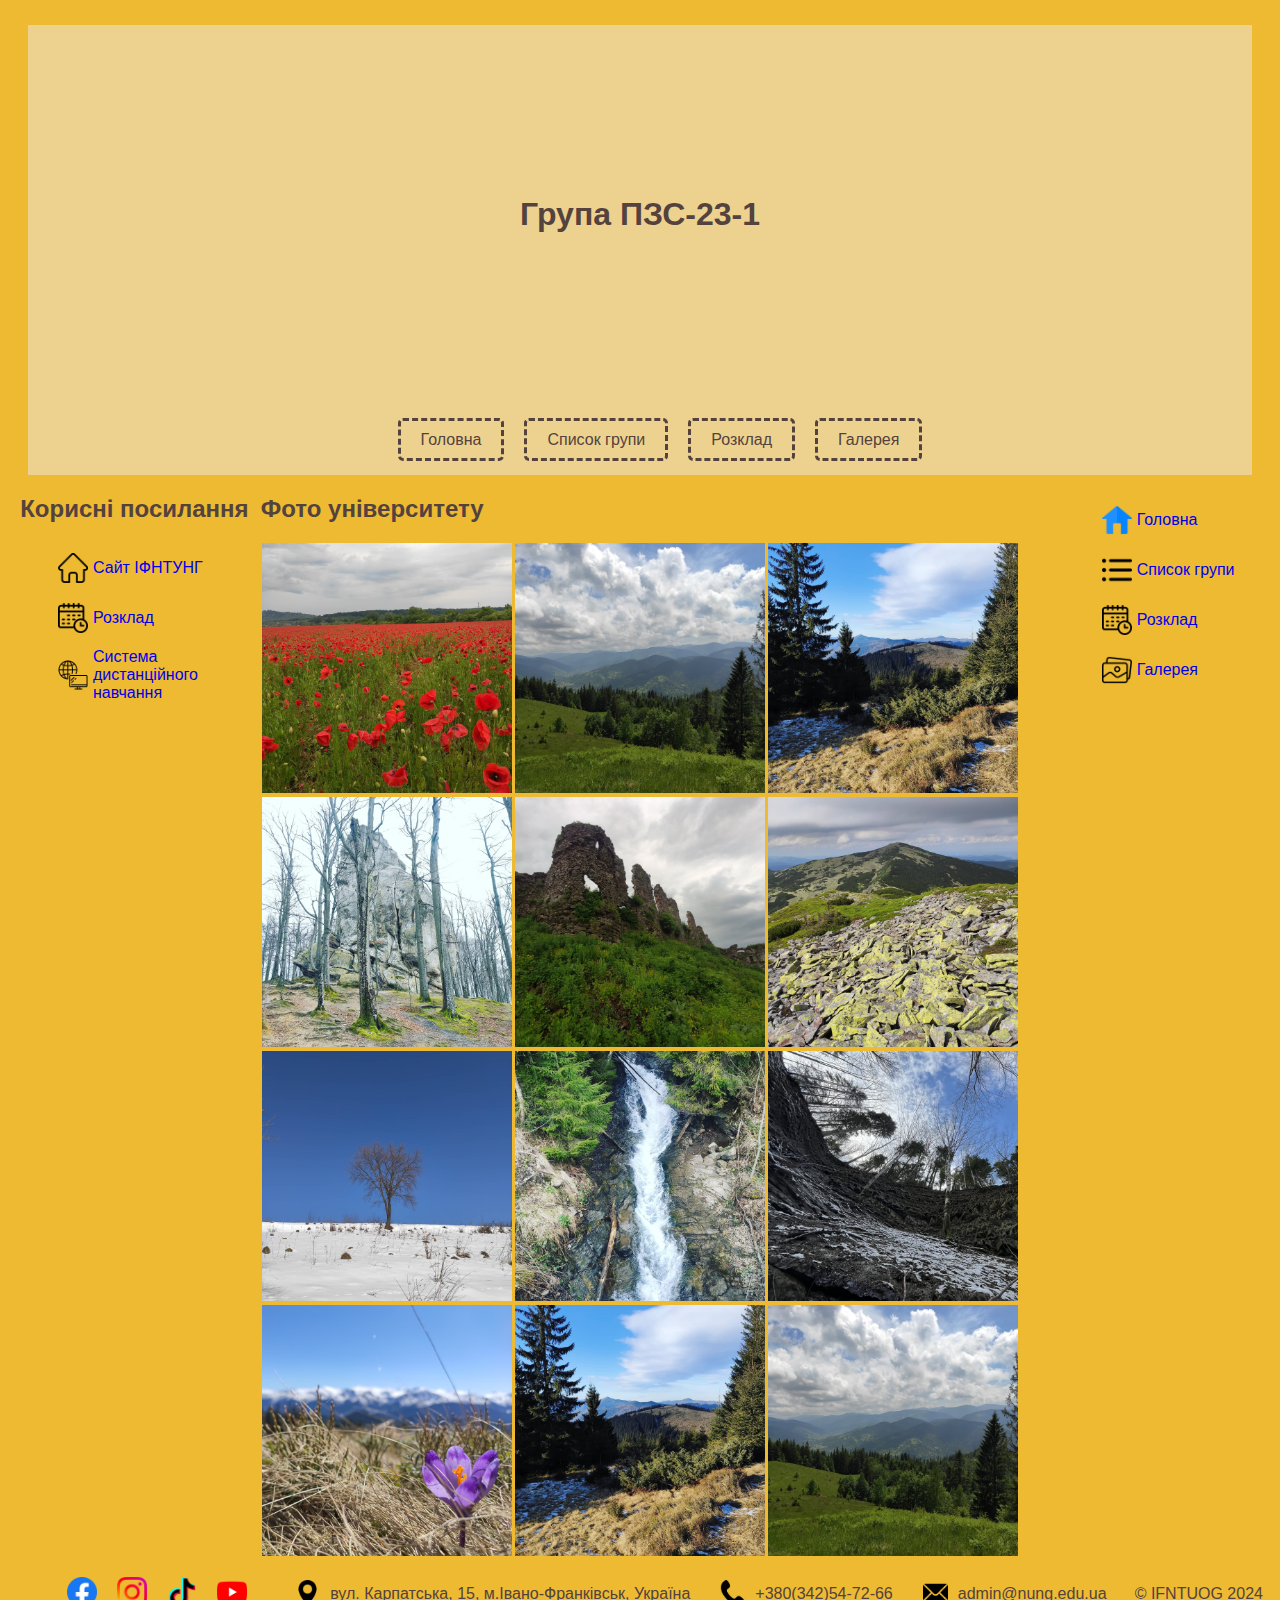
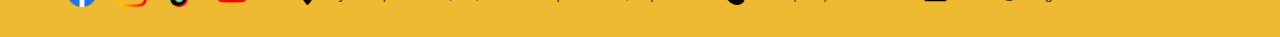
<file: 1st_semester/L4/gallery.html>
<!DOCTYPE html>
<html lang="en">
<head>
    <meta charset="UTF-8">
    <meta name="viewport" content="width=device-width, initial-scale=1.0">
    <link rel='stylesheet' href='style.css'/>
    <title>Галерея</title>
</head>
<body>
    <header>
        <h1>Група ПЗС-23-1</h1>
    </header>
    <nav>
        <ul>
            <li><a href="index.html">Головна</a></li>
            <li><a href="list.html">Список групи</a></li>
            <li><a href="schedule.html">Розклад</a></li>
            <li><a href="gallery.html">Галерея</a></li>
        </ul>
    </nav>
    <main>
        <aside>
            <h2>Корисні посилання</h2>
            <ul>
               <div class ="links-align"><li><a href='https://nung.edu.ua'><div class ="text-align"><img src="img/icons/home.png">Сайт ІФНТУНГ</div></a></li></div>
               <div class ="links-align"><li><a href='https://dekanat.nung.edu.ua'><div class ="text-align"><img src="img/icons/schedule.png">Розклад</div></a></li></div>
               <div class ="links-align"><li><a href='https://dn.nung.edu.ua'><div class ="text-align"><img src="img/icons/remote-control.png">Система дистанційного навчання</div></a></li></div> 
            </ul>
        </aside>
        <article>
            <h2 id="universityPhotoHeader">Фото університету</h2>
            <div class="gallery-container">
                <div>
                    <img src='img/photos/1.jpg' />
                </div>
                <div>
                    <img src='img/photos/2.jpg' />
                </div>
                <div>
                    <img src='img/photos/3.jpg' />
                </div>
                <div>
                    <img src='img/photos/4.jpg' />
                </div>
                <div>
                    <img src='img/photos/5.jpg' />
                </div>
                <div>
                    <img src='img/photos/6.jpg' />
                </div>
                <div>
                    <img src='img/photos/7.jpg' />
                </div>
                <div>
                    <img src='img/photos/8.jpg' />
                </div>
                <div>
                    <img src='img/photos/9.jpg' />
                </div>
                <div>
                    <img src='img/photos/10.jpg' />
                </div>
                <div>
                    <img src='img/photos/11.jpg' />
                </div>
                <div>
                    <img src='img/photos/12.jpg' />
                </div>
            </div>
        </article>
        <aside>
            <div class="rightsidebar" ><ul>
                <div class ="links-align"><li><a href="index.html"><div class ="text-align" ><img src="img/icons/main.png">Головна</div></a></li></div>
                <div class ="links-align"><li><a href="list.html"><div class ="text-align"><img src="img/icons/list.png">Список групи</div></a></li></div>
                <div class ="links-align"><li><a href="schedule.html"><div class ="text-align"><img src="img/icons/schedule.png">Розклад</div></a></li></div>
                <div class ="links-align"><li><a href="gallery.html"><div class ="text-align"><img src="img/icons/gallery.png">Галерея</div></a></li></div>
            </ul></div>
        </aside>
    </main>
    <footer><div class="down-footer">
        <div class="social-info">
            <ul>
                <li><a class="social-link" href="https://www.facebook.com/IFNTUOG/?locale=uk_UA"><div><img src="img/icons/facebook.png"/></div></a></li>
                <li><a class="social-link" href="https://www.instagram.com/ifntuog/"><div><img src="img/icons/instagram.png"/></div></a></li>
                <li><a class="social-link" href="https://www.tiktok.com/@ifntuog"><div><img src="img/icons/tik-tok.png"/></div></a></li>
                <li><a class="social-link" href="https://www.youtube.com/channel/UCYdrqFzK6wiczy4APixYy3A"><div><img src="img/icons/youtube.png"/></div></a></li>
            </ul>
        </div>
        <div class="contact-info">
            <div ><p><a href="https://maps.app.goo.gl/bz1Skc3ejgHRUACm7"><div><img src="img/icons/geo.png"></div>вул. Карпатська, 15, м.Івано-Франківськ, Україна</a></p></div>
            <div ><p><a href="tel:+380342547266"><div><img src="img/icons/phone.png"></div>+380(342)54-72-66</a></p></div>
            <div ><p><a href="mailto:admin@nung.edu.ua"><div><img src="img/icons/mail.png"></div>admin@nung.edu.ua</a></p></div>
        </div>
        <div class="copyright-mark">© IFNTUOG 2024</div></div></div>
    </footer>
    
</body>
</html>
</file>
<file: 1st_semester/frontend_7-8_lab-main/style.css>
@font-face {
    font-family: 'dm-sans';
    src: url('fonts/DMSans-Regular.ttf');
}
@font-face {
    font-family: 'dm-sans';
    font-weight: bold;
    src: url('fonts/DMSans-Bold.ttf');
}
@font-face {
    font-family: 'dm-sans-medium';
    src: url('fonts/DMSans-Medium.ttf');
}
@font-face {
    font-family: 'poppins-bold';
    src: url('fonts/Poppins-Bold.ttf');
}
@font-face {
    font-family: 'poppins';
    src: url('fonts/Poppins-Black.ttf');
}
.container{
    margin-bottom: 100px;
    width: 1920px;
}
/* HEADER */ 
body{
    overflow: hidden;
}
body{
display:flex;
align-items:center;
flex-direction: column;
margin:0;
}
html, body {
    max-width: 100%;
    overflow-x: hidden;
}
#header{    
    background-image: url(img/header_bg.png);
    margin-bottom: 0;
}
.top-menu{
    display:flex;
    flex-direction: row;
    align-items: center;
    justify-content: space-evenly;
    margin-top:30px;
}
.top-nav {
    display: flex;
    flex-direction: row;
}

.top-nav ul, .top-nav li{
    list-style-type: none;
    display: flex;
    flex-direction: row;
    padding-left:40px;
}
.top-nav ul li img,  .login img{
    height:20px;
    width:auto;
    margin-right: 10px;
}
.logo-text{
    font-family: 'poppins-bold';
    font-size:18px;
}
.nav-ul{
    font-size:16px;
    font-family: 'dm-sans';
}
.header-logo{
    display: flex;
    flex-direction: row;
    align-items: center;
    margin-right: 65px;
    
}
.header-logo img {
    height: 37px;
    width: auto;
    margin-right: 10px;
}
.nav-ul img{
    height: 30px;
    width: auto;
    margin-right:250px;
}
.login{
    color:#0F2137;
    font-family: 'dm-sans-medium';
    font-size:16px;
    margin-right:15px;
    
}

.login img{
    width:18px;
    height: auto;
}
.login a, .login, .top-nav ul li a{
    display: flex;
    flex-direction: row;
    align-items: center;
    text-decoration: none;
    color: #02073E;
    
}
.get-started-button a{
    text-decoration: none;
    text-align: center;
    color: #E5A740;
}
.get-started-button{
    display:flex;
    flex-direction: column;
    justify-content: center;
    margin-left:15px;
    background:#FFF0D7;
    border-radius: 5px;
    font-family: 'dm-sans';
    font-weight: bold;
    font-size:16px;
    width:131.82px;
    height:44px;
}
.leftside-header , .rightside-header{
display:flex;
flex-direction: row;
}
.header-text{
display:flex;
width: 470px;
height: 116px;
left: 310px;

font-family: 'dm-sans';
font-style: normal;
font-weight: 400;
font-size: 18px;
line-height: 42px;

color: #02073E;
}
.flex-header-content{
    display:flex;
    flex-direction: row;
    align-items: center;
    justify-content: center;
    margin-bottom: 100px;
}
.flex-header-content img{
    height:490.8px;
    width:741.1px;
}
.header-content{
    display: flex;
    flex-direction: column;
}
.header-content h1{
    display:flex;
    letter-spacing: -2px;
    font-family: 'dm-sans';
    font-size:64px;
    line-height:80px;
    width: 644px;
    height: 240px;
    left: 310px;
    margin:200px 0 0 0  ;
    color: #02073E;
}
.header-form input::placeholder{
    color:#02073E;

}
.header-form{
    margin: 45px 0px;
    color:#02073E;
}
.header-form input{
    font-family: 'dm-sans';
    padding-left:30px;  
    text-align: left;
    color:#02073E;
    opacity:0.4;
    line-height: 40px;
    font-size: 16px;
    border-radius: 8px;
    border-style: none;
    outline: none;
    width:350px;
    height:60px;
    box-shadow: 0 8px 12px rgba(0, 0, 0, 0.05), 0 4px 6px rgba(0, 0, 0, 0.1);
}
.header-form button{
    border-radius: 8px;
    border: 0px;
    outline: none;
    height: 60px;
    font-size: 16px;
    line-height: 40px;
    background-color: #FFFFFF;
    color: #02073E;
}
.interactive-header{
    display: flex;
    flex-direction: row;
    align-items: center;
}
.main-button{
    margin-left:20px;
    display:flex;
    align-items: center;
    width:163px;
    height:60px;
    flex-direction: column;
    justify-content: center;
    margin-left:15px;
    background:#FFC059;
    border-radius: 5px;
    font-family: 'dm-sans';
    font-weight: bold;
    font-size:18px;
    border:0px;
}
.main-button a{
    text-decoration: none;
    text-align: center;
    color:#FFFFFF;

}
.sponsors{
    display: flex;
    flex-direction: row;
    justify-content: space-between;
    align-items: center;
    width:490px;
    height:42px;
}
.sponsors p{


font-family: 'DM-Sans';
font-style: normal;
font-weight: 400;
font-size: 16px;
line-height: 42px;

color: #566272;

opacity: 0.6;

}
.sponsors img{
    height:24px;
    width:auto;
}
/* HEADER */ 

/* SUPPORT */
#service{
    display: flex;
    flex-direction: row;
    align-items: center;
    justify-content: center;
    margin-top:64px;
}
.service1, .service2{
    display: flex;
    flex-direction: row;
    justify-content:center;
    width:540px;
    height:230px;
    font-family: 'dm-sans';
    color:#343D48;
    line-height: 32px;
    font-size:15px;
    margin-right:15px;
    border-radius:5px;
    padding-top:20px;
}
.srvc_agent_img{
    padding-top:25px;
    display: flex;
    align-items: start;
}
.service1{  
    box-shadow: 4px 8px 12px rgba(0, 0, 0, 0.05), 0 4px 6px rgba(0, 0, 0, 0.05);
}
.service2{
    background-color: #F6F8FB;
}
.service1 img, .service2 img {
width:80px;
height:80px;
}
.service-header{
    display: flex;
    flex-direction: row;
    justify-content: space-between;
    align-items: center;
    font-family: 'dm-sans';
    font-weight: bold;
    margin-left:25px;
    color:#02073E;
}
.service-text{
    margin-left:25px;
    width:334px;
}
.service-header img{
    height: 16px;
    width: auto;
}

/* SUPPORT */

/* FEATURES */
#features {
    display:flex;
    flex-direction: row;
    justify-content: center;
}
.features-header {
width:503px;
font-family: 'dm-sans';
font-style: normal;
font-weight: 700;
font-size: 40px;
line-height: 60px;
/* or 150% */
letter-spacing: -1.5px;

color: #0F2137;




}
.features-text{
width:478px;
font-family: 'dm-sans';
font-style: normal;
font-weight: 400;
font-size: 16px;
line-height: 35px;

color: #0F2137;


}

.features-image img {
    width:790px;
    height:725px;
}

.features-container-shadowed{
width:500px;
height: 150px;
font-family: 'dm-sans';
font-style: normal;
font-size: 15px;
padding:20px 10px 15px 10px;
line-height: 32px;
background-color: #FFFFFF;
color: #0F2137;
border-radius: 10px;
box-shadow: 4px 8px 12px rgba(0, 0, 0, 0.05), 0 4px 6px rgba(0, 0, 0, 0.05);
}
.features-container-shadowed p{
  margin-left:20px;
width:475px;
font-family: 'dm-sans';
font-style: normal;
font-weight: 400;
font-size: 15px;
line-height: 32px;
/* or 213% */

color: #343D48;


}
.features-container-shadowed h4{
margin:0px 0px 0px 20px;
width:302px;
font-family: 'dm-sans-medium';
font-size: 16px;
font-weight: 100;
line-height: 30px;
}


.features-buttons a{
    text-decoration: none;
    color:#0F2137;
    font-family: 'dm-sans-medium';
font-style: normal;
font-weight: 500;
font-size: 16px;
line-height: 30px;
}
.featuresBtn1{
    border-radius: 10px;
    margin-bottom: 5px;
    margin-top:15px;
    display: flex;
    flex-direction: row;
    align-items: center;
    justify-content: space-between;
    padding: 0 30px 0px 30px;
}
.features-buttons div {
    display: flex;
    flex-direction: row;
    align-items: center;
    background-color: #F6F8FB;
    min-height: 80px;
    max-width: 550px;
}
.features-buttons div img {
    height: 16px;
}
/* FEATURES */
/* WORKHARD */
#workHard{
    display: flex;
    flex-direction: row;
    justify-content: space-evenly;
    margin-bottom:0px;
}
.workHard-header{
width:510px;
font-family: 'dm-sans';
font-style: normal;
font-weight: 700;
font-size: 40px;
line-height: 60px;
/* or 150% */
letter-spacing: -1.5px;

color: #0F2137;


}
.workHard-text{
width:470px;
font-family: 'dm-sans';
font-style: normal;
font-weight: 400;
font-size: 17px;
line-height: 42px;

color: #02073E;


}
.workHard-image img{
    height: 720px;
    width: 620px;
}
.first-column-wh img , .second-column-wh img {
 width:20px;
 height: 20px;
 margin-right:10px;


}
.benefit p {
margin-right: 50px;

 }

.workHard-benefits{
    font-family: 'dm-sans-medium';
font-style: normal;
font-weight: 500;
font-size: 16px;
/* or 281% */

color: #02073E;

    display: flex;
    flex-direction: row;
    align-items: center;
    margin-bottom: 20px;
}
.benefit{
    display: flex;
    flex-direction: row;
    align-items: center;
    max-height: 45px;
}
.workHard-content a{
text-decoration:none;

font-family: 'dm-sans-medium';
font-size: 16px;
line-height: 42px;
/* identical to box height, or 262% */

color: #3183FF;


}
/* WORKHARD */

/* SLIDE FEATURES */
#slideFeatures{
    background-color: #353448;
    display:flex;
    flex-direction: row;
    justify-content: center;
    margin-bottom: -5px;
}
.sf-content-header{
    display:flex;
    flex-direction: row;
width:458px;
margin-right:80px;
font-family: 'dm-sans';
font-style: normal;
font-weight: 700;
font-size: 40px;
line-height: 60px;
/* or 150% */
letter-spacing: -1.5px;

color: #FFFFFF;

}
.sf-text{
width:436px;
font-family: 'dm-sans';
font-style: normal;
font-weight: 400;
font-size: 16px;
line-height: 35px;
/* or 219% */

color: #FFFFFF;


}
.sf-button {
/* identical to box height, or 222% */
background:#FFC059;
border-radius: 5px;
width:163px;
height: 60px;
border:0px;
}
.sf-button a{
    text-decoration: none;
    color: #FFFFFF;
    font-family: 'dm-sans';
font-style: normal;
font-weight: 700;
font-size: 18px;
line-height: 40px;
text-align: center;
}
.sf-image{
    width:829px;
    overflow: hidden;
}
.sf-image img{
    max-width: 100%;
    margin-left:80px;
}
.slideFeatures-content{
    display: flex;
    flex-direction: row;
    margin-left:15px;
}
.tab-section-sf {
    margin-bottom: 100px;
}
.tab-section-sf img {
    width: 1300px;
    padding-top: 100px;
}
/* SLIDE FEATURES */
/* PRICING PLAN */
#pricingPlan{
    background-color: #F9FAFC;
    margin-bottom: 0;
}
.title-pricing{
  display: flex;
  flex-direction: column;
  align-items: center;
  margin-top:55px;
}
.title-pricing h3{

font-family: 'dm-sans';
font-style: normal;
font-weight: 700;
font-size: 30px;
line-height: 55px;
/* identical to box height, or 183% */
display: flex;
align-items: center;
text-align: center;
letter-spacing: -1.5px;
margin-bottom:-15px;
color: #0F2137;

}
.title-pricing p{

font-family: 'dm-sans';
font-style: normal;
font-weight: 400;
font-size: 18px;
line-height: 26px;
/* identical to box height, or 144% */
display: flex;
align-items: flex-end;
text-align: center;
margin-bottom: 60px;
color: #858B91;


}
.checkkkbox{
    display: flex;
flex-direction: row;
align-items: center;
width:261px;
}
.checkkbox label, .checkkbox p{

margin-left:10px;
font-family: 'dm-sans-medium';
font-style: normal;
font-weight: 500;
font-size: 16px;
line-height: 24px;
/* identical to box height, or 150% */
display: flex;
align-items: center;
letter-spacing: -0.24px;

color: #0F2137;


}
input[type="checkbox"].ios8-switch {
    position: absolute;
    margin: 8px 0 0 16px;    
}
input[type="checkbox"].ios8-switch + label {
    position: relative;
    padding: 5px 0 0 50px;
    line-height: 2.0em;
}
input[type="checkbox"].ios8-switch + label:before {
    content: "";
    position: absolute;
    display: block;
    left: 0;
    top: 0;
    width: 40px; /* x*5 */
    height: 24px; /* x*3 */
    border-radius: 16px; /* x*2 */
    background: #FFC059;
    border: 1px solid #d9d9d9;
    -webkit-transition: all 0.3s;
    transition: all 0.3s;
}
input[type="checkbox"].ios8-switch + label:after {
    content: "";
    position: absolute;
    display: block;
    left: 0px;
    top: 0px;
    width: 24px; /* x*3 */
    height: 24px; /* x*3 */
    border-radius: 16px; /* x*2 */
    background: #fff;
    border: 1px solid #d9d9d9;
    -webkit-transition: all 0.3s;
    transition: all 0.3s;
}
input[type="checkbox"].ios8-switch + label:hover:after {
    box-shadow: 0 0 5px rgba(0,0,0,0.3);
}
input[type="checkbox"].ios8-switch:checked + label:after {
    margin-left: 16px;
}
input[type="checkbox"].ios8-switch:checked + label:before {
    background: #55D069;
}
#pricingPlan{
    height:1200px;
}
.pricing-packs{
    display:flex;
    align-items: center;
    flex-direction: row;
    justify-content: space-evenly;
    margin-top:50px;
}
.startup-pack , .premium-pack{
    background-color:#FFFFFF;
    width:480px;
    height:730px;
    padding:20px 0 0 40px;
    margin-left:25px;
    box-shadow: 0 8px 12px rgba(0, 0, 0, 0.05), 0 4px 6px rgba(0, 0, 0, 0.1);
}
.premium-pack{
    margin-right:480px;
}
.startup-pack{
    margin-left:480px;
}
.startup-pack p, .premium-pack p {
    color:#FFC059;
    font-family: 'dm-sans';
    font-size:22px;
    font-weight:bold;
}
.startup-pack p span, .premium-pack p span {
    color:#FFC059;
    font-family: 'dm-sans';
    font-size:26px;
    font-weight:bold;
}
.pack-info p{

    width:291px;
    font-family: 'DM-Sans';
    font-style: normal;
    font-weight: 400;
    font-size: 16px;
    line-height: 26px;
    /* or 162% */
    
    color: #343D48;
    
    opacity: 0.65;
    
    }
.pricing-packs h2{
/* Business Class */


font-family: 'dm-sans';
font-style: normal;
font-weight: 700;
font-size: 22px;
line-height: 29px;
/* identical to box height */
display: flex;
align-items: flex-end;
letter-spacing: -0.55px;

color: #0F2137;


}
.orange-benefit, .cross-benefit{
 display: flex;
 flex-direction: row;
 align-items: center;
}
.orange-benefit p{
width:291px;
font-family: 'dm-sans';
font-style: normal;
font-weight: 400;
font-size: 16px;
line-height: 26px;
/* or 162% */
display: flex;
align-items: flex-end;

color: #343D48;

}
.startup-pack img , .premium-pack img{
    width:380px;
    height:1px;
}
.cross-benefit p{
    /* Drag & Drop Builder 1,000's of Templates Blog Support Tools eCo */

width:291px;
font-family: 'DM-Sans';
font-style: normal;
font-weight: 400;
font-size: 16px;
line-height: 26px;
/* or 162% */
display: flex;
align-items: flex-end;

color: #343D48;

opacity: 0.5;

}
.orange-benefit img{
    width:20px;
    height:20px;
    margin-right:10px;
}
.cross-benefit img{
    width:20px;
    height:20px;
    margin-right:10px;
}
.button-startupPack {
    margin-left:4px;
margin-top:30px;
    display:flex;
    align-items: center;
    width:163px;
    height:50px;
    flex-direction: column;
    justify-content: center;
    background:#fffcec;
    border-radius: 5px;
    font-family: 'dm-sans';
    font-weight: bold;
    font-size:18px;
    border:0px;
}
.button-startupPack a {
font-family: 'DM-Sans';
font-style: normal;
font-weight: 700;
font-size: 16px;
line-height: 40px;
/* identical to box height, or 250% */
text-align: center;

color: #FFC059;


    text-decoration: none;
    text-align: center;


}
.button-premiumPack{
    margin-left:4px;
margin-top:30px;
    display:flex;
    align-items: center;
    width:163px;
    height:50px;
    flex-direction: column;
    justify-content: center;
    background:#FFC059;
    border-radius: 5px;
    font-family: 'dm-sans';
    font-weight: bold;
    font-size:18px;
    border:0px;
}
.button-premiumPack a{
    font-family: 'DM-Sans';
font-style: normal;
font-weight: 700;
font-size: 16px;
line-height: 40px;
/* identical to box height, or 250% */
text-align: center;

color: #fffcec;


    text-decoration: none;
    text-align: center;

}
/* PRICING PLAN */
/* ALL COMMENTS */
#allComments{
    background-color: #FFFCF7;
    display:flex;
    flex-direction: column;
    align-items: center;
    height:900px;
    margin-bottom: -300px;
}
#allComments h2 {

margin-bottom: -10px;
font-family: 'dm-sans';
font-style: normal;
font-weight: 700;
font-size: 30px;
line-height: 55px;
/* identical to box height, or 183% */
display: flex;
align-items: center;
text-align: center;
letter-spacing: -1.5px;

color: #0F2137;


}
#allComments p{
   
font-family: 'DM-Sans';
font-style: normal;
font-weight: 400;
font-size: 18px;
line-height: 26px;
/* identical to box height, or 144% */
display: flex;
align-items: flex-end;
text-align: center;

color: #858B91;


}
#allComments img{
    width:1600px;
}
.title-comments{
 display: flex;
 flex-direction: column;
 align-items: center;
}
/* ALL COMMENTS */
/* footer */
#footer{
height: 568px;
    background-color: #353448;
margin-bottom:-5px;
}
#footer h2{

margin-top:118px;
margin-bottom: 5px;
font-family: 'dm-sans-medium';
font-style: normal;
font-weight: 500;
font-size: 32px;
line-height: 50px;
/* identical to box height, or 156% */
text-align: center;
letter-spacing: -0.5px;

color: #FFFFFF;


}

.footer-text{
    font-family: 'dm-sans';
    font-style: normal;
    font-size: 16px;
    line-height: 50px;
    /* identical to box height, or 312% */
    text-align: center;
    letter-spacing: -0.5px;
    
    color: #FFFFFF;
    
    opacity: 0.6;
    }


.footer-button{
    margin-left:23px;
    background-color: #FFC059;
    color:#020718;
    border:0px;
border-radius:4px;
width:160px;
height:60px;
}
.footer-button a{
    text-decoration: none;
 
font-family: 'dm-sans-medium';
font-style: normal;
font-weight: 500;
font-size: 18px;
line-height: 50px;
/* identical to box height, or 278% */
letter-spacing: -0.5px;

color: #020718;

opacity: 0.8;

}

.footer-form input{
   padding-left:40px;
background-color: #484454;
font-family: 'DM-Sans';
font-style: normal;
font-weight: 400;
font-size: 16px;
line-height: 50px;
/* identical to box height, or 312% */
width: 340px;
height: 60px;
border-radius: 5px;
border:0;
color:#FFFFFF;

}
.footer-form input::placeholder{
    color:#FFFFFF;
    opacity:0.8;
}
.interactive-footer{
    display: flex;
    flex-direction: row;
    align-items: center;
    justify-content: center;
}
.footer-tab{
    display: flex;
    justify-content: space-around;
    min-width: 1920px;
    height: 100px;
    background-color: #2B293E;
    margin-top:156px;
}
.footer-logo{
    display: flex;
    flex-direction: row;
    align-items: center;
    margin-right: 65px;
}
.footer-logo p{
  
font-family: 'poppins-bold';
font-size: 20px;
line-height: 24px;
/* identical to box height, or 120% */
display: flex;
align-items: center;

color: #FFFFFF;

opacity: 0.8;

}
.footer-logo img {
    height: 37px;
    width: auto;
    margin-right: 10px;
}

.copyright{

font-family: 'dm-sans';
font-style: normal;
font-weight: 400;
font-size: 14px;
line-height: 18px;

color: #FFFFFF;

opacity: 0.7;

}
.leftside-footer, .rightside-footer{
    display: flex;
    flex-direction: row;
    align-items: center;
  padding:20px;
}
.copyright{
    margin-left:-60px;
}
.rightside-footer a{
    text-decoration: none;
    padding: 10px;
  
font-family: 'dm-sans';
font-style: normal;
font-weight: 400;
font-size: 16px;
line-height: 33px;
/* identical to box height, or 206% */
display: flex;
align-items: center;
text-align: right;

color: #FFFFFF;


}
/* footer */
/*Media query*/
@media only screen and (max-width: 1650px) {
    .container{

    }
    .sf-image{
        overflow:unset;
    }
    .tab-menu{
        justify-content: space;
    }
    #workHard{
        justify-content: center;
    }
  }
@media only screen and (max-width: 1400px) {
    .startup-pack, .premium-pack {
        width:400px;
    }
    .top-menu{
        justify-content: space-around;
        margin-left:185px;
        max-width: 1400px;
    }
    .container{
        margin-left:150px;
    }
    .header-img img{
        margin-left:-50px;
        width: 550px;
        height: auto;
    }
    .header-content{
        margin-left:-125px;
    }
    .title-comments img{
        width:90%;
    }
    #service{
        max-width:1400px;
        margin-left:0px;
    }
    .features-image img{
        height:550px;
        width: auto;
        margin-left:-180px;
    }
    #workHard{
        justify-content: center;
    }
    .footer-tab{
        justify-content: center;
    }
     .leftside-footer{
        margin-right:25px;
        margin-left:-125px;
     }   
    .rightside-footer{
        margin-left:150px;
    }
    .footer-subscribe{
      margin-left:-125px;
    }
    .pricing-packs{
        margin-left:350px;
    }
    .startup-pack{
        margin-left:0px;
    }
    .title-pricing{
        margin-left: -125px;
    }
  }
@media only screen and (max-width: 1250px) {
    .startup-pack, .premium-pack {
        width:unset;
    }
   .leftside-header{
    margin-left:120px;
   }
   .rightside-header{
    margin-right:80px;
   }
   .flex-header-content{
    margin-left:80px;
   }
   .service1{
    margin-left:100px;
   }
   .workHard-content{
    margin-left:100px;
   }
   .slideFeatures-content{
    margin-left:100px;
   }
   .tab-section-sf{
    margin-left:100px;
   }
   .title-pricing, .pricing-packs{
    margin-left:100px;
   }
   .title-comments{
    margin-left:100px;
   }
   #footer h2, .footer-text, .interactive-footer{
    margin-left:100px;
   }
   .footer-tab{
    margin-left:-15px;
   }
   .rightside-footer{
    margin-left:50px;
   }
   .top-menu{
    max-width:900px;
    margin-left:300px;
   }
   .header-img{
    display: none;
   }
   #service{
    flex-direction: column;
    justify-content: center;
    align-items: center;
   }
   .service1{
    margin-left:0;
    margin-bottom:50px;
   }
   .features-image{
    margin-left:-100px;
   }
   .workHard-content{
    margin-left:0px;
   }
   .workHard-image{
    margin-left:-75px;
   }

   .tab-section-sf img{
  display: none;
   }
   .sf-image img{
    margin-left:100px;
   }
   .sf-content{
    margin-right: -150px;
   }
   .pricing-packs{
    margin-left:350px;
    justify-content: center;
   }
   .premium-pack{
    margin-left:10px;
   }
   .title-pricing{
    margin-left:-125px;
   }
   .title-comments{
    margin-left:0;
   }
   .footer
}
@media only screen and (max-width: 991px) {
.top-nav ul{
    padding:0px;
}
.header-logo{
    margin-right: 0px;
}
.get-started-button{
    display: none;
}
.top-menu{
    margin-left: 425px;
}
.features-image{
    display: none;
}
.features-content{
    margin-left:-150px;
}
.workHard-image{
    display: none;
}
.workHard-content{
    margin-left:-150px;
}
.sf-image{
    display: none;
}
#slideFeatures{
    height: 625px;
}
.slideFeatures-content{
    margin-left:-225px;
    margin-top:-50px;
}
.startup-pack, .premium-pack {
    width:unset;
}
.footer-tab{
    margin-top:90px;
    flex-direction: column-reverse;
    justify-content: center;
    height: auto;
}
.rightside-footer{
    margin-left:725px;
    padding:0px;
    padding-top: 25px;
}
.leftside-footer{
    margin-right:0;
    margin-left:675px;
    padding:0px;
    padding-bottom: 25px;
}
.footer-subscribe{
    margin-left:-225px;
}
.title-comments{
    margin-left:-150px;
}
  }
@media only screen and (max-width: 768px) {
  .top-menu{
    flex-direction: column;
    justify-content: center;
  }
  .leftside-header{
    flex-direction: column;
    justify-content: center;
    align-items: center;
    margin-left:0px;
  }
  .rightside-header{
    align-items: center;
    justify-content: center;
    margin-right: 0;
  }
  .header-content h1{
    font-size:48px;
    width:500px;
  }
  .header-text{
    width:400px;
  }
  .interactive-header{
    flex-direction: column;
    margin-top: 25px;
    margin-bottom: 50px;
  }
  .sponsors{
    margin-left:-50px;
  }
  .pricing-packs{
    flex-direction: column;
    margin-left:-125px;
  }
  #pricingPlan{
    height: auto;
    margin-bottom: 25px;
  }
  .startup-pack{
    margin-bottom: 25px;
  }
  .premium-pack{
    margin-left:478px;
  }
  #footer h2{
    font-size:28px;
  }
  .interactive-footer  {
    flex-direction: column;
    align-items: center ;
    margin-right:25px;
  }
  .footer-form{
    margin-bottom: 25px;
  }
  .footer-tab{
    height: auto;
    margin-top:20px;
  }
}
@media only screen and (max-width: 500px) {
  .nav-ul img{
    display: none;
  }
  .interactive-header{
    margin-top:50px;
    margin-left:-100px;
  }
  .sponsors{
    flex-direction: column;
  }
  .sponsors img{
    padding:5px;
  }
  #header{
    height:1250px;
  }
  .service1, .service2{
  width:350px;
  height:250px;
  padding: 0 15px 0 15px;
  }
  .service-text{
    width: unset;
  }
  .features-header{
    font-size: 30px;
    width:350px;
    margin-left:25px;
    text-align: center;
  }
  .features-text{
    width:350px;
    margin-left: 25px;
  }
  .features-container-shadowed{
    width: 350px;
    padding-bottom: 45px;
    margin-left: 15px;
  }
  .features-container-shadowed p{
    width: 325px;
  }
  .features-buttons div{
    max-width: 325px;
  }
  .features-buttons{
    display: flex;
    flex-direction: column;
    justify-content: center;
    align-items: center;
  }
  .workHard-header{
    font-size: 30px;
    width:350px;
    margin-left:50px;
  }
  .workHard-text{
    width:350px;
    margin-left:50px;
  }
  .workHard-benefits{
    margin-left: 50px;
  }
  .workHard-content a{
    margin-left:75px;
  }
  .sf-content-header{
    font-size: 30px;
    width:350px;
  }
  .sf-text{
    font-size:14px;
    width:350px;
  }
  .startup-pack, .premium-pack{
    padding: 10px 0 0 20px;
    height:675px;
  }
  .startup-pack{
    margin-left:-25px;
  }
  .premium-pack{
    margin-left:450px;
  }
  #allComments{
    display: none;
  }
  #footer h2{
  font-size:22px;
  }
  .footer-text{
    font-size:14px;
  }
.leftside-footer{
margin-left:700px;
}
  .copyright p{
    font-size:12px;
  }
}
</file>
<file: 1st_semester/L3/style.css>
body{
    font-family: Arial, Helvetica, sans-serif;
    color:#53423e;
    background-color: #edba32;
}
header{
    padding:150px;
    background-color: #edd28f;
    margin: 25px 20px 0px 20px;
}
header h1{
    text-align:center;
}
nav{
    text-align:center;
    background-color: #edd28f;
    padding: 10px 15px 10px 15px;
    margin: 0px 20px 0px 20px;
}
aside,article{
    float:left;
    margin:0;
}
article{
    width:50%;
}
aside{
    width:20%;
}
aside a{
    text-decoration:none; 
}
aside li{
    margin:5px;
    list-style-type:none;
}
aside ul img{
    width: 10%;
    margin: 15px;
}
aside ul li img{
    width: 10%;
    margin: 5px;
}
footer{
    width:100%;
    display:block;
}
article{
    width:50%;
}
footer ul li{
    display:inline;
}
footer > div{
    width:33%;
    float:left;
} 

aside h2{
    text-align:center;
}
.social-info img{
    width: 10%;
    margin: 15px;

}

.contact-info img{
    width: 5%;
    margin: 7px;
}
footer div p{

}

main{
    border:20px;
    min-height:500px;
}
footer div ul li{
    list-style-type:none;
    display:inline;
}

nav ul li {
    display:inline;
    margin:10px;
    text-align:center;
    padding:10px 20px;
    border-radius:5px;
    border:#53423e;
    border-style:dashed;
    
}
nav ul li a{
    color:#53423e;
    text-decoration:none;
}

.gallery-container{
}
.gallery-container div{
   float: left;
   width:33%;
}
.gallery-container div img{
    width: 100%;
    height: 50%;
}
</file>
<file: 1st_semester/L4/style.css>
body{
    font-family: Arial, Helvetica, sans-serif;
    color:#53423e;
    background-color: #edba32;
}
header{
    padding:150px;
    background-color: #edd28f;
    margin: 25px 20px 0px 20px;
}
header h1{
    text-align:center;
}
nav{
    text-align:center;
    background-color: #edd28f;
    padding: 10px 15px 10px 15px;
    margin: 0px 20px 0px 20px;
}
aside{
    min-width:20%;
}
aside a{
    text-decoration:none; 
}
aside li{
    margin:5px;
    list-style-type:none;
}
aside ul{
    margin-top:20px;
}
aside ul li div img{
    width: 30px;
    margin: 5px;
}
footer{
    width:100%;
}
article{
}
footer ul{
    display:flex;
    flex-direction: row;
    list-style-type: none;
}
footer ul li{
    margin:0 10px;
}
.copyright-mark{
    text-align: center;
}
.adress{
    min-width: 50px;
}
aside h2{
    text-align:center;
}
.contact-info{
    display: flex;
    flex-direction: row;
    justify-content: space-around;
    align-items: center;
    color:#53423e;
    text-decoration:none;
}
.contact-info div{
    display: flex;
    align-items: center;
    margin:10px;
    color:#53423e;
    text-decoration:none;
}
.contact-info div img{
    width: 25px;
}
.contact-info div a{
    color:#53423e;
    text-decoration:none;
}
.down-footer{
    display: flex;
    flex-direction: row;
    justify-content: space-around;
    align-items: center;
}
.social-info div img{
    width: 30px;
}
.rightsidebar{
    display: flex;
    flex-direction: row;
    justify-content: space-around;
    align-items: center;
}

.links-align{
    display: flex;
    align-items:start;
    justify-content: left;
    flex-direction: row;
}
.text-align{
    display: flex;
    align-items: center;
    flex-direction: row;
}

main{
    display: flex;
    flex-direction: row;
    border:20px;
    min-height:500px;
    justify-content: space-between;
}

nav ul{
    display:flex;
    flex-direction: row;
    justify-content: center;
    list-style-type: none;
}

nav ul li a{
    margin:10px;
    padding:10px 20px;
    border-radius:5px;
    border:#53423e;
    border-style:dashed;
    color:#53423e;
    text-decoration:none;
}

.gallery-container{
    display: flex;
    flex-direction: row;
    justify-content: space-around;
    flex-wrap: wrap;
}
.gallery-container div{
    max-width:33%;
}
.gallery-container div img{
    width:100%;
}
</file>
<file: 1st_semester/L5/style.css>
body{
    font-family: Arial, Helvetica, sans-serif;
    color:#53423e;
    background-color: #edba32;
}
header{
    padding:150px;
    background-color: #edd28f;
    margin: 25px 20px 0px 20px;
}
header h1{
    text-align:center;
}
nav{
    text-align:center;
    background-color: #edd28f;
    padding: 10px 15px 10px 15px;
    margin: 0px 20px 0px 20px;
}
aside{
    min-width:20%;
}
aside a{
    text-decoration:none; 
}
aside li{
    margin:5px;
    list-style-type:none;
}
aside ul{
    margin-top:20px;
}
aside ul li div img{
    width: 30px;
    margin: 5px;
}
footer{
    width:100%;
}
article{
}
footer ul{
    display:flex;
    flex-direction: row;
    list-style-type: none;
}
footer ul li{
    margin:0 10px;
}
.copyright-mark{
    text-align: center;
}
.adress{
    min-width: 50px;
}
aside h2{
    text-align:center;
}
.contact-info{
    display: flex;
    flex-direction: row;
    justify-content: space-around;
    align-items: center;
    color:#53423e;
    text-decoration:none;
}
.contact-info div{
    display: flex;
    align-items: center;
    margin:10px;
    color:#53423e;
    text-decoration:none;
}
.contact-info div img{
    width: 25px;
}
.contact-info div a{
    color:#53423e;
    text-decoration:none;
}
.down-footer{
    display: flex;
    flex-direction: row;
    justify-content: space-around;
    align-items: center;
}
.social-info div img{
    width: 30px;
}
.rightsidebar{
    display: flex;
    flex-direction: row;
    justify-content: space-around;
    align-items: center;
}

.links-align{
    display: flex;
    align-items:start;
    justify-content: left;
    flex-direction: row;
}
.text-align{
    display: flex;
    align-items: center;
    flex-direction: row;
}

main{
    display: flex;
    flex-direction: row;
    border:20px;
    min-height:500px;
    justify-content: space-between;
}

nav ul{
    display:flex;
    flex-direction: row;
    justify-content: center;
    list-style-type: none;
}

nav ul li a{
    margin:10px;
    padding:10px 20px;
    border-radius:5px;
    border:#53423e;
    border-style:dashed;
    color:#53423e;
    text-decoration:none;
}

.gallery-container{
    display: flex;
    flex-direction: row;
    justify-content: space-around;
    flex-wrap: wrap;
}
.gallery-container div{
    max-width:33%;
}
.gallery-container div img{
    width:100%;
}
.table-container{
    overflow: scroll;
    width: 100%;
}
@media only screen and (max-width: 768px){
    nav ul{
        flex-direction: column;
        align-items: center;
    }
    nav ul li{
        margin-top:30px;
    }
    header{
        padding-bottom:20px;
    }
    main{
        flex-direction: column;
        min-height: auto;
    }
    header h1{
        margin-top:0px;
    }
    .rightsidebar{
        display:none;
    }
    #usefulLinks{
        order:2;
    }
    article{
        order:1;
        padding:0px 20px;

    }
    .links-align{
        display: flex;
        justify-content: center;
    }
    .contact-info{
        display:flex;
        flex-direction: column;
        justify-content: flex-start;
    }
    .contact-info div{
     margin: 2px;
     
    }
    .contact-info div img{
        margin-right: 10px;
    }
    .social-info{
        margin-right: 20px;
    }
    .gallery-container div{
        max-width: 50%;
    }
}
@media only screen and (max-width:500px){
    .contact-info{
        flex-direction: column;
        padding: 20px;
    }
    .gallery-container div{
        max-width: 100%;
    }
  
}
</file>
<file: 1st_semester/L6/style.css>
body{
    font-family: Arial, Helvetica, sans-serif;
    color:#53423e;
    background-color: #edba32;
}
header{
    padding:150px;
    background-color: #edd28f;
    margin: 25px 20px 0px 20px;
}
header h1{
    text-align:center;
}
nav{
    text-align:center;
    background-color: #edd28f;
    padding: 10px 15px 10px 15px;
    margin: 0px 20px 0px 20px;
}
aside{
    min-width:20%;
}
aside a{
    text-decoration:none; 
}
aside li{
    margin:5px;
    list-style-type:none;
}
aside ul{
    margin-top:20px;
}
aside ul li div img{
    width: 30px;
    margin: 5px;
}
footer{
    width:100%;
}
article{
}
footer ul{
    display:flex;
    flex-direction: row;
    list-style-type: none;
}
footer ul li{
    margin:0 10px;
}
.copyright-mark{
    text-align: center;
}
.adress{
    min-width: 50px;
}
aside h2{
    text-align:center;
}
.contact-info{
    display: flex;
    flex-direction: row;
    justify-content: space-around;
    align-items: center;
    color:#53423e;
    text-decoration:none;
}
.contact-info div{
    display: flex;
    align-items: center;
    margin:10px;
    color:#53423e;
    text-decoration:none;
}
.contact-info div img{
    width: 25px;
}
.contact-info div a{
    color:#53423e;
    text-decoration:none;
}
.down-footer{
    display: flex;
    flex-direction: row;
    justify-content: space-around;
    align-items: center;
}
.social-info div img{
    width: 30px;
}
.rightsidebar{
    display: flex;
    flex-direction: row;
    justify-content: space-around;
    align-items: center;
}

.links-align{
    display: flex;
    align-items:start;
    justify-content: left;
    flex-direction: row;
}
.text-align{
    display: flex;
    align-items: center;
    flex-direction: row;
}

main{
    display: flex;
    flex-direction: row;
    border:20px;
    min-height:500px;
    justify-content: space-between;
}

nav ul{
    display:flex;
    flex-direction: row;
    justify-content: center;
    list-style-type: none;
}

nav ul li a{
    margin:10px;
    padding:10px 20px;
    border-radius:5px;
    border:#53423e;
    border-style:dashed;
    color:#53423e;
    text-decoration:none;
}

.gallery-container{
    display: flex;
    flex-direction: row;
    justify-content: space-around;
    flex-wrap: wrap;
}
.gallery-container div{
    max-width:33%;
}
.gallery-container div img{
    width:100%;
}
.table-container{
    overflow: scroll;
    width: 100%;
}
form input{
margin:5px;
}
@media only screen and (max-width: 768px){
    nav ul{
        flex-direction: column;
        align-items: center;
    }
    nav ul li{
        margin-top:30px;
    }
    header{
        padding-bottom:20px;
    }
    main{
        flex-direction: column;
        min-height: auto;
    }
    header h1{
        margin-top:0px;
    }
    .rightsidebar{
        display:none;
    }
    #usefulLinks{
        order:2;
    }
    article{
        order:1;
        padding:0px 20px;

    }
    .links-align{
        display: flex;
        justify-content: center;
    }
    .contact-info{
        display:flex;
        flex-direction: column;
        justify-content: flex-start;
    }
    .contact-info div{
     margin: 2px;
     
    }
    .contact-info div img{
        margin-right: 10px;
    }
    .social-info{
        margin-right: 20px;
    }
    .gallery-container div{
        max-width: 50%;
    }
}
@media only screen and (max-width:500px){
    .contact-info{
        flex-direction: column;
        padding: 20px;
    }
    .gallery-container div{
        max-width: 100%;
    }
  
}
</file>
